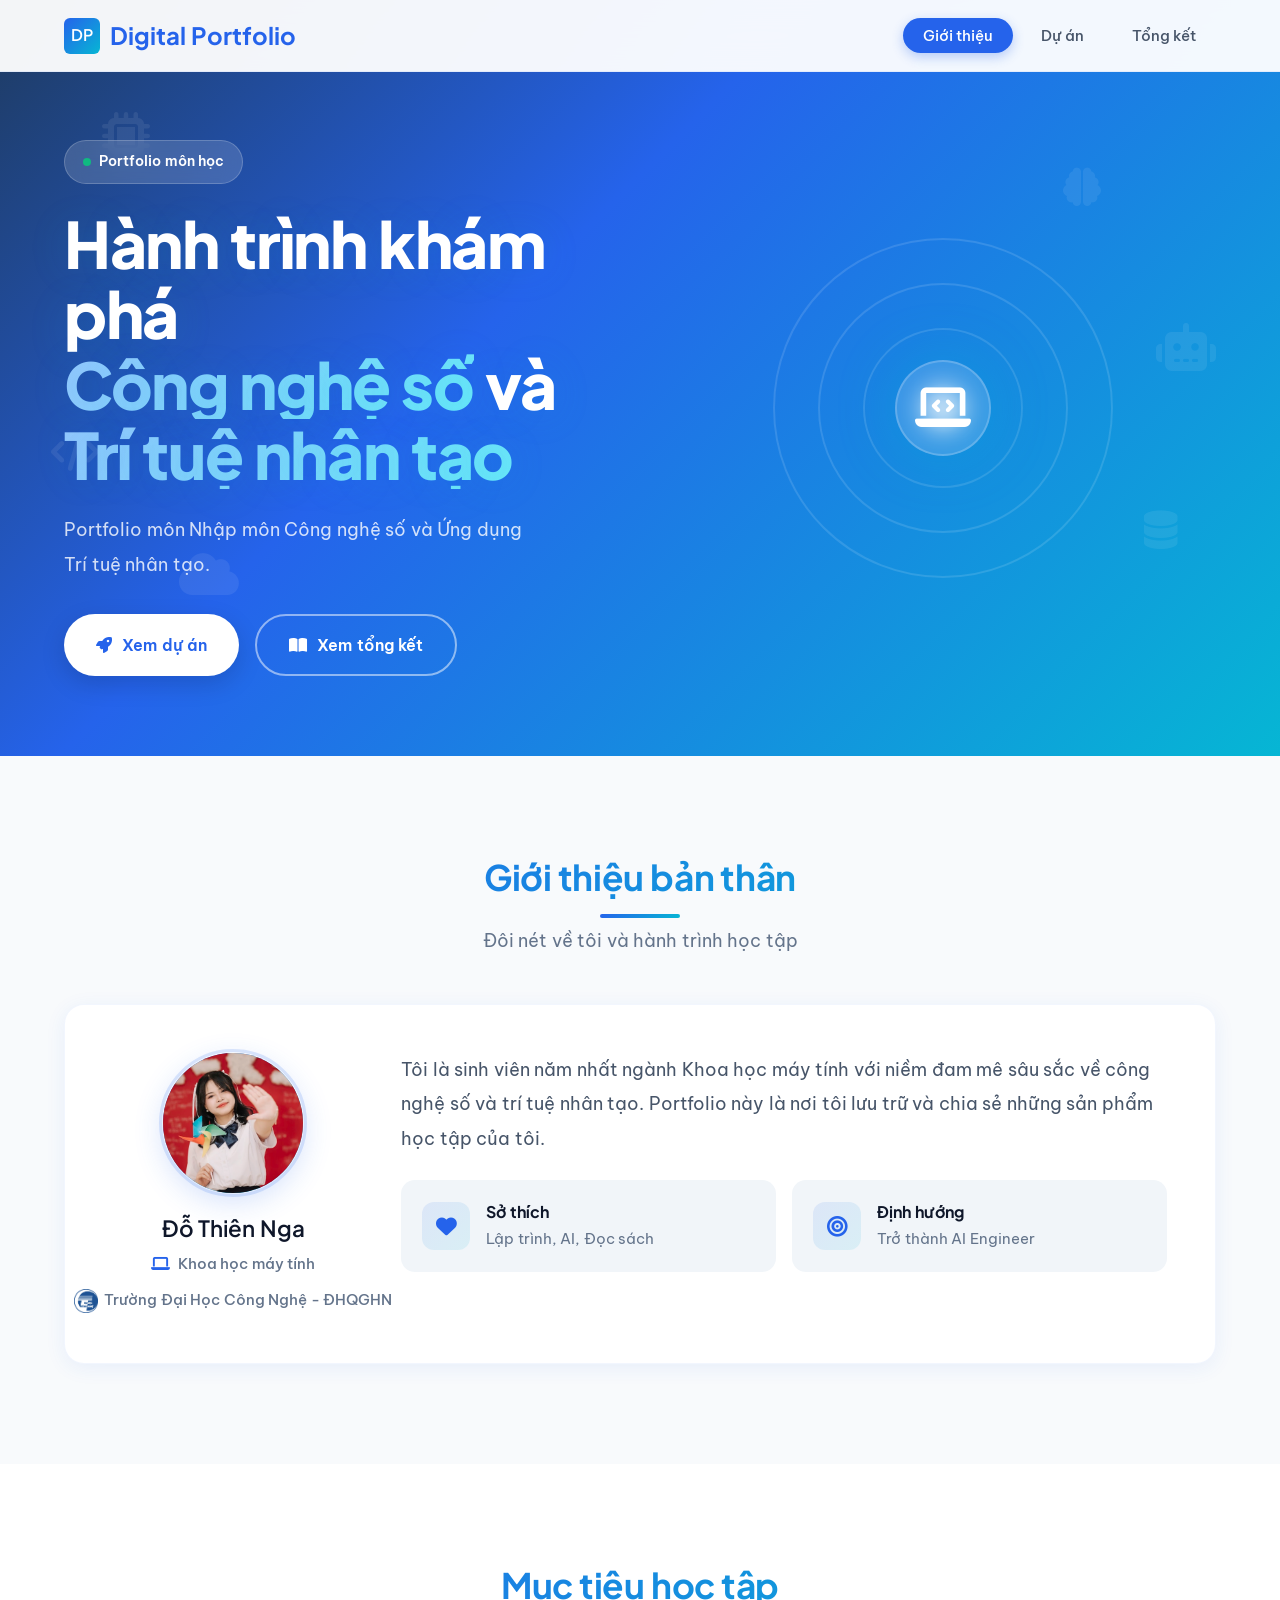
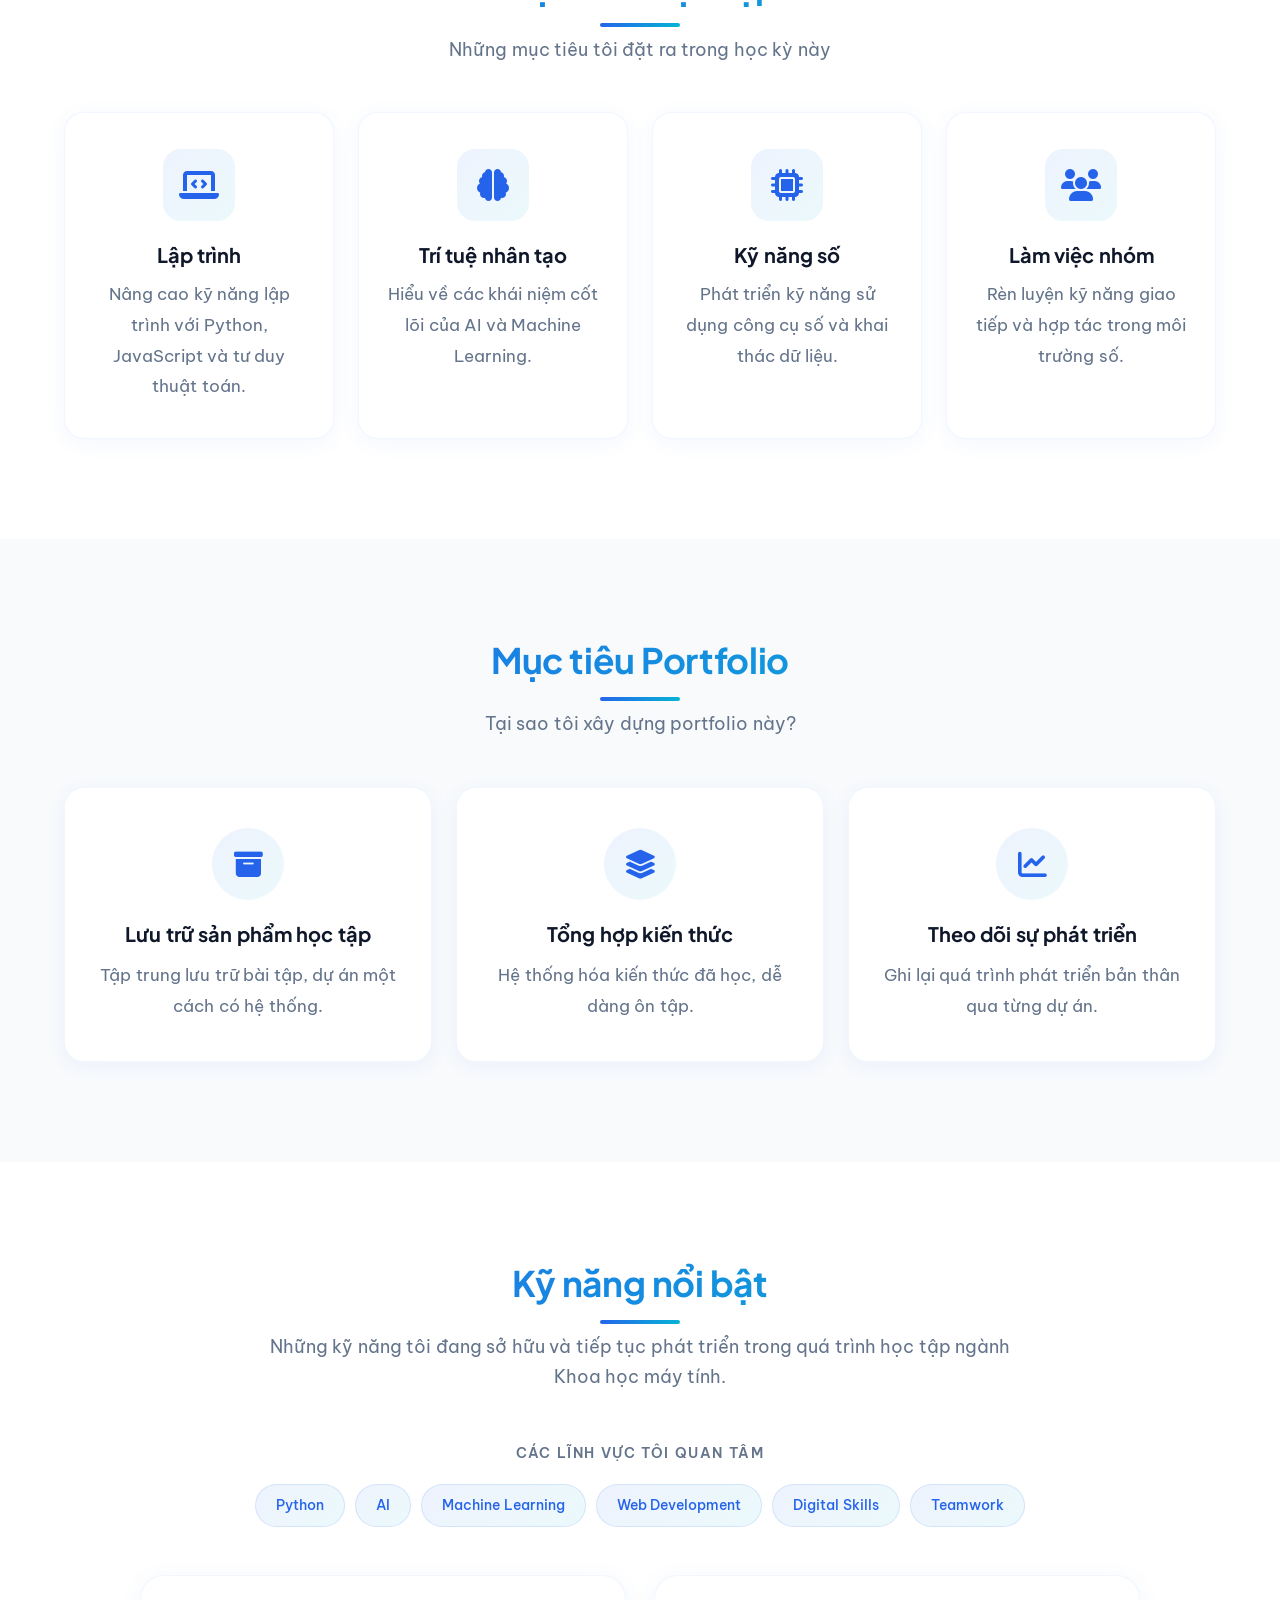
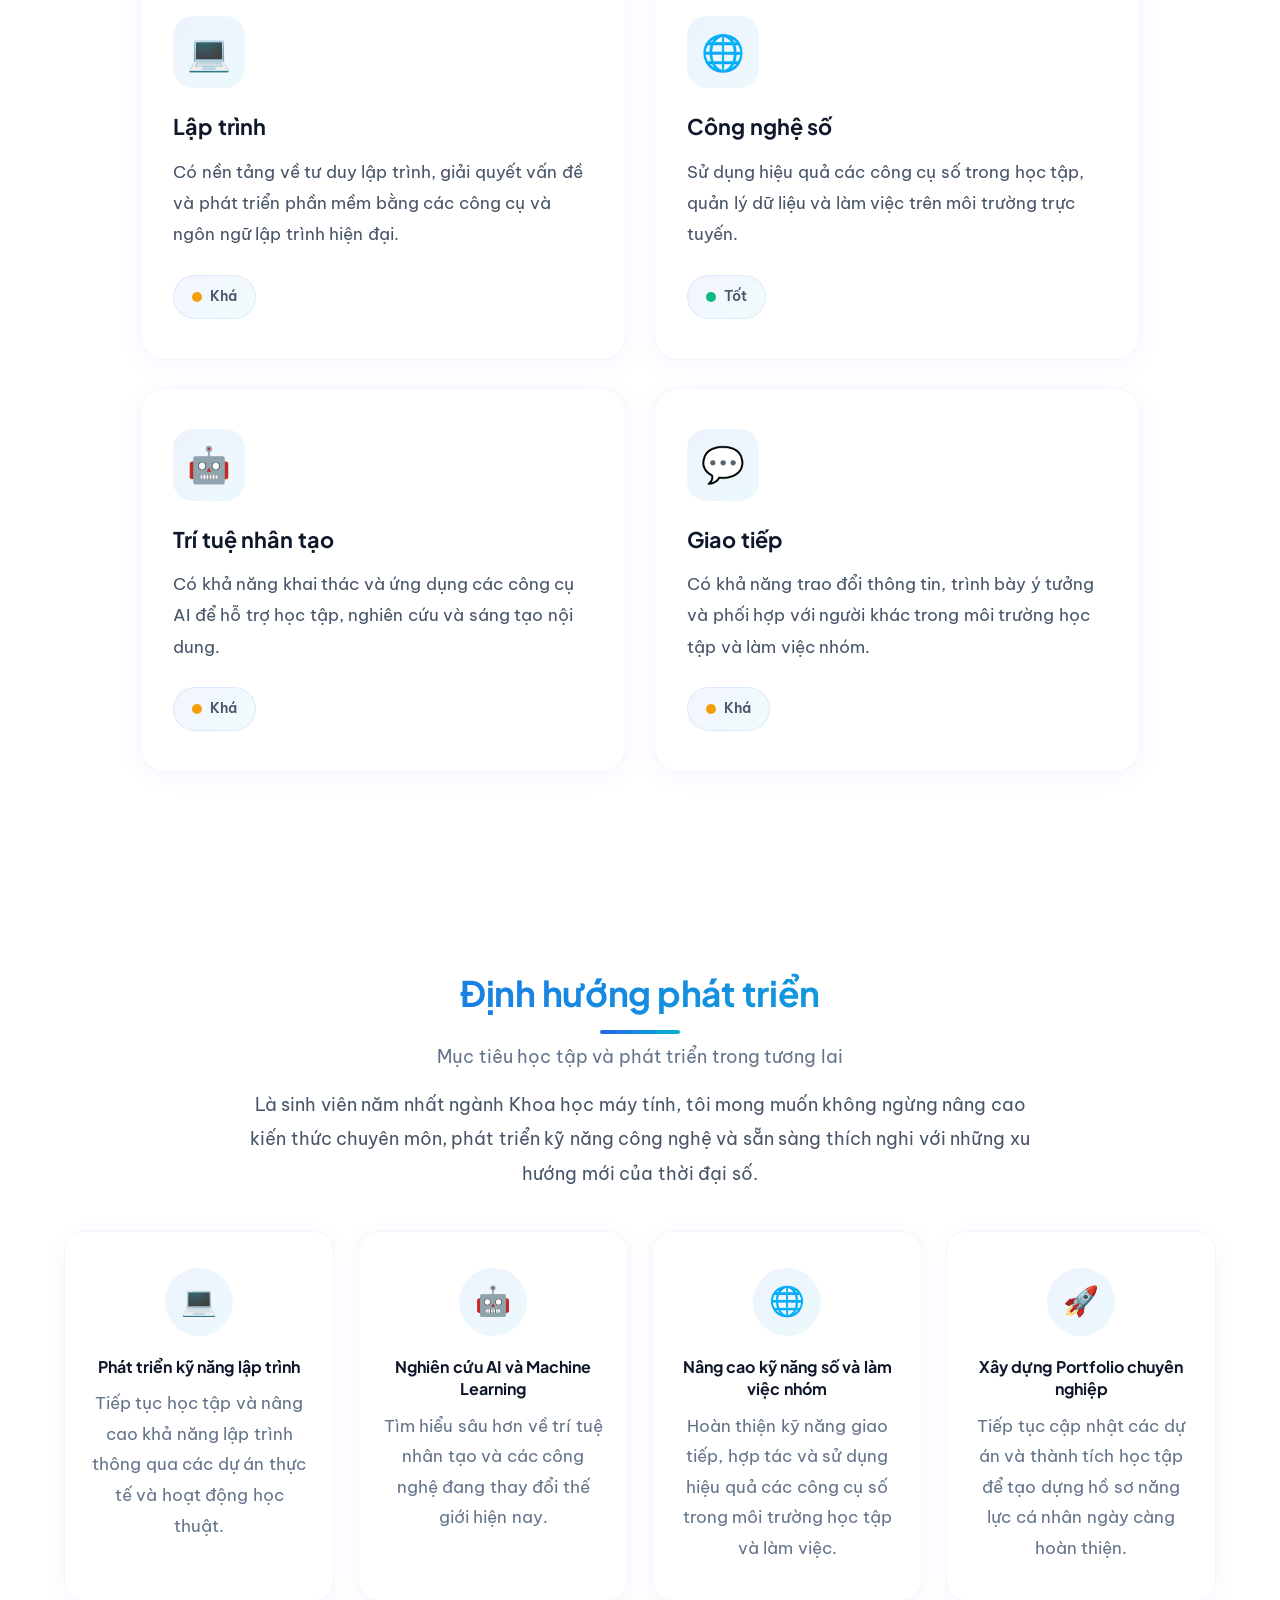
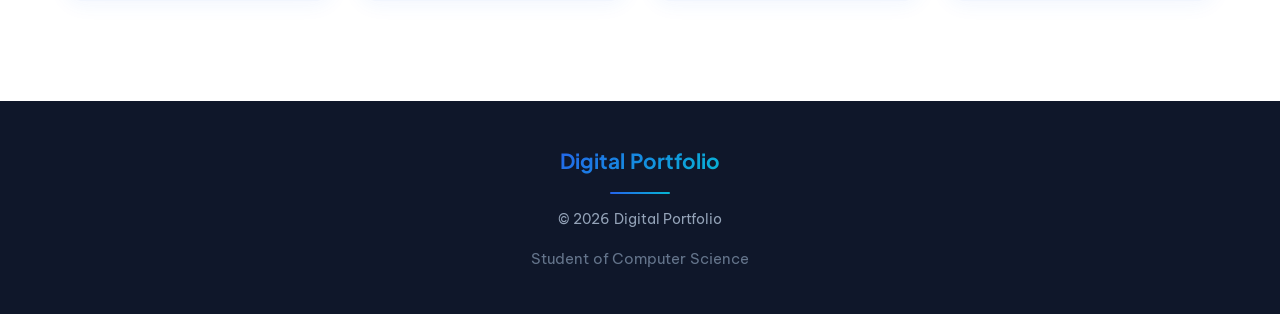
<file: index.html>
<!DOCTYPE html>
<html lang="vi">
<head>
  <meta charset="UTF-8">
  <meta name="viewport" content="width=device-width, initial-scale=1.0">
  <meta name="description" content="Digital Portfolio - Hành trình khám phá Công nghệ số và Trí tuệ nhân tạo">
  <title>Digital Portfolio | Giới thiệu</title>

  <!-- Google Fonts -->
  <link rel="preconnect" href="https://fonts.googleapis.com">
  <link rel="preconnect" href="https://fonts.gstatic.com" crossorigin>
  <link href="https://fonts.googleapis.com/css2?family=Be+Vietnam+Pro:wght@300;400;500;600;700&family=Plus+Jakarta+Sans:wght@400;500;600;700;800&display=swap" rel="stylesheet">

  <!-- Font Awesome 6 (Free) -->
  <link rel="stylesheet" href="https://cdnjs.cloudflare.com/ajax/libs/font-awesome/6.5.1/css/all.min.css">

  <!-- CSS -->
  <link rel="stylesheet" href="css/style.css">
</head>
<body>

  <!-- ==========================================================
       NAVBAR
       ========================================================== -->
  <nav class="navbar" role="navigation" aria-label="Main navigation">
    <div class="container">
      <a href="index.html" class="navbar-logo">
        <span class="logo-icon">DP</span>
        Digital Portfolio
      </a>

      <button class="mobile-toggle" aria-label="Toggle menu">
        <span></span>
        <span></span>
        <span></span>
      </button>

      <ul class="navbar-menu">
        <li><a href="index.html" class="active">Giới thiệu</a></li>
        <li><a href="projects.html">Dự án</a></li>
        <li><a href="reflection.html">Tổng kết</a></li>
      </ul>
    </div>
  </nav>

  <!-- ==========================================================
       SECTION 1: HERO BANNER
       ========================================================== -->
  <section class="hero-banner" id="home">
    <div class="hero-banner-bg">
      <!-- Floating background icons -->
      <div class="hero-bg-icon bg-icon-1"><i class="fa-solid fa-microchip"></i></div>
      <div class="hero-bg-icon bg-icon-2"><i class="fa-solid fa-brain"></i></div>
      <div class="hero-bg-icon bg-icon-3"><i class="fa-solid fa-cloud"></i></div>
      <div class="hero-bg-icon bg-icon-4"><i class="fa-solid fa-database"></i></div>
      <div class="hero-bg-icon bg-icon-5"><i class="fa-solid fa-code"></i></div>
      <div class="hero-bg-icon bg-icon-6"><i class="fa-solid fa-robot"></i></div>
    </div>
    <div class="container hero-banner-container">
      <div class="hero-banner-left">
        <div class="hero-badge">
          <span class="dot"></span>
          Portfolio môn học
        </div>
        <h1>
          Hành trình khám phá<br>
          <span class="highlight">Công nghệ số</span> và<br>
          <span class="highlight">Trí tuệ nhân tạo</span>
        </h1>
        <p class="hero-banner-desc">
          Portfolio môn Nhập môn Công nghệ số và Ứng dụng Trí tuệ nhân tạo.
        </p>
        <div class="hero-banner-buttons">
          <a href="projects.html" class="btn btn-primary">
            <i class="fa-solid fa-rocket"></i>
            Xem dự án
          </a>
          <a href="reflection.html" class="btn btn-outline">
            <i class="fa-solid fa-book-open"></i>
            Xem tổng kết
          </a>
        </div>
      </div>
      <div class="hero-banner-right">
        <div class="hero-illustration">
          <div class="hero-ill-circle hero-ill-circle-1"></div>
          <div class="hero-ill-circle hero-ill-circle-2"></div>
          <div class="hero-ill-circle hero-ill-circle-3"></div>
          <!-- Central icon stack -->
          <div class="hero-ill-central">
            <i class="fa-solid fa-laptop-code"></i>
          </div>
          <!-- Orbiting icons -->
          <div class="hero-ill-orbit orbit-1">
            <div class="orbit-icon"><i class="fa-solid fa-brain"></i></div>
          </div>
          <div class="hero-ill-orbit orbit-2">
            <div class="orbit-icon"><i class="fa-solid fa-cloud"></i></div>
          </div>
          <div class="hero-ill-orbit orbit-3">
            <div class="orbit-icon"><i class="fa-solid fa-database"></i></div>
          </div>
          <div class="hero-ill-orbit orbit-4">
            <div class="orbit-icon"><i class="fa-solid fa-code"></i></div>
          </div>
        </div>
      </div>
    </div>
  </section>

  <!-- ==========================================================
       SECTION 2: GIỚI THIỆU BẢN THÂN
       ========================================================== -->
  <section class="section" id="about">
    <div class="container">
      <h2 class="section-title">Giới thiệu bản thân</h2>
      <p class="section-subtitle">Đôi nét về tôi và hành trình học tập</p>

      <div class="about-card-modern reveal">
        <div class="about-left">
          <div class="about-avatar-circle">
            <img src="assets/images/avatar.png" alt="Đỗ Thiên Nga" class="about-avatar-img">
          </div>
          <h3 class="about-name">Đỗ Thiên Nga</h3>
          <p class="about-major">
            <i class="fa-solid fa-laptop"></i>
            Khoa học máy tính
          </p>
          <p class="about-school">
            <img src="assets/images/uet.png" alt="UET Logo" class="school-logo">
            Trường Đại Học Công Nghệ - ĐHQGHN
          </p>
        </div>
        <div class="about-right">
          <p class="about-bio">
            Tôi là sinh viên năm nhất ngành Khoa học máy tính với niềm đam mê 
            sâu sắc về công nghệ số và trí tuệ nhân tạo. Portfolio này là nơi 
            tôi lưu trữ và chia sẻ những sản phẩm học tập của tôi.
          </p>
          <div class="about-mini-cards">
            <div class="about-mini-card">
              <div class="amc-icon"><i class="fa-solid fa-heart"></i></div>
              <div class="amc-content">
                <h4>Sở thích</h4>
                <p>Lập trình, AI, Đọc sách</p>
              </div>
            </div>
            <div class="about-mini-card">
              <div class="amc-icon"><i class="fa-solid fa-bullseye"></i></div>
              <div class="amc-content">
                <h4>Định hướng</h4>
                <p>Trở thành AI Engineer</p>
              </div>
            </div>
          </div>
        </div>
      </div>
    </div>
  </section>

  <!-- ==========================================================
       SECTION 3: MỤC TIÊU HỌC TẬP
       ========================================================== -->
  <section class="section section-alt">
    <div class="container">
      <h2 class="section-title">Mục tiêu học tập</h2>
      <p class="section-subtitle">Những mục tiêu tôi đặt ra trong học kỳ này</p>

      <div class="goals-grid-modern">
        <div class="goal-card-modern reveal">
          <div class="gc-modern-icon">
            <i class="fa-solid fa-laptop-code"></i>
          </div>
          <h4>Lập trình</h4>
          <p>Nâng cao kỹ năng lập trình với Python, JavaScript và tư duy thuật toán.</p>
        </div>

        <div class="goal-card-modern reveal reveal-delay-1">
          <div class="gc-modern-icon">
            <i class="fa-solid fa-brain"></i>
          </div>
          <h4>Trí tuệ nhân tạo</h4>
          <p>Hiểu về các khái niệm cốt lõi của AI và Machine Learning.</p>
        </div>

        <div class="goal-card-modern reveal reveal-delay-2">
          <div class="gc-modern-icon">
            <i class="fa-solid fa-microchip"></i>
          </div>
          <h4>Kỹ năng số</h4>
          <p>Phát triển kỹ năng sử dụng công cụ số và khai thác dữ liệu.</p>
        </div>

        <div class="goal-card-modern reveal reveal-delay-3">
          <div class="gc-modern-icon">
            <i class="fa-solid fa-users"></i>
          </div>
          <h4>Làm việc nhóm</h4>
          <p>Rèn luyện kỹ năng giao tiếp và hợp tác trong môi trường số.</p>
        </div>
      </div>
    </div>
  </section>

  <!-- ==========================================================
       SECTION 4: MỤC TIÊU PORTFOLIO
       ========================================================== -->
  <section class="section">
    <div class="container">
      <h2 class="section-title">Mục tiêu Portfolio</h2>
      <p class="section-subtitle">Tại sao tôi xây dựng portfolio này?</p>

      <div class="objectives-grid-modern">
        <div class="objective-card-modern reveal">
          <div class="oc-modern-icon">
            <i class="fa-solid fa-box-archive"></i>
          </div>
          <h4>Lưu trữ sản phẩm học tập</h4>
          <p>Tập trung lưu trữ bài tập, dự án một cách có hệ thống.</p>
        </div>

        <div class="objective-card-modern reveal reveal-delay-1">
          <div class="oc-modern-icon">
            <i class="fa-solid fa-layer-group"></i>
          </div>
          <h4>Tổng hợp kiến thức</h4>
          <p>Hệ thống hóa kiến thức đã học, dễ dàng ôn tập.</p>
        </div>

        <div class="objective-card-modern reveal reveal-delay-2">
          <div class="oc-modern-icon">
            <i class="fa-solid fa-chart-line"></i>
          </div>
          <h4>Theo dõi sự phát triển</h4>
          <p>Ghi lại quá trình phát triển bản thân qua từng dự án.</p>
        </div>
      </div>
    </div>
  </section>

  <!-- ==========================================================
       SECTION 5: KỸ NĂNG NỔI BẬT
       ========================================================== -->
  <section class="section section-alt" id="skills">
    <div class="container">
      <h2 class="section-title">Kỹ năng nổi bật</h2>
      <p class="section-subtitle">Những kỹ năng tôi đang sở hữu và tiếp tục phát triển trong quá trình học tập ngành Khoa học máy tính.</p>

      <!-- Interests Badges -->
      <div class="skill-interests reveal">
        <span class="skill-interests-label">Các lĩnh vực tôi quan tâm</span>
        <div class="skill-interests-badges">
          <span class="interest-badge">Python</span>
          <span class="interest-badge">AI</span>
          <span class="interest-badge">Machine Learning</span>
          <span class="interest-badge">Web Development</span>
          <span class="interest-badge">Digital Skills</span>
          <span class="interest-badge">Teamwork</span>
        </div>
      </div>

      <!-- Skills Grid 2x2 -->
      <div class="featured-skills-grid">
        <!-- Card 1 -->
        <div class="featured-skill-card reveal">
          <div class="fsc-icon-wrapper">
            <span class="fsc-icon">💻</span>
          </div>
          <h3 class="fsc-title">Lập trình</h3>
          <p class="fsc-desc">Có nền tảng về tư duy lập trình, giải quyết vấn đề và phát triển phần mềm bằng các công cụ và ngôn ngữ lập trình hiện đại.</p>
          <div class="fsc-level">
            <span class="fsc-level-dot" style="background: #F59E0B;"></span>
            <span class="fsc-level-text">Khá</span>
          </div>
        </div>

        <!-- Card 2 -->
        <div class="featured-skill-card reveal reveal-delay-1">
          <div class="fsc-icon-wrapper">
            <span class="fsc-icon">🌐</span>
          </div>
          <h3 class="fsc-title">Công nghệ số</h3>
          <p class="fsc-desc">Sử dụng hiệu quả các công cụ số trong học tập, quản lý dữ liệu và làm việc trên môi trường trực tuyến.</p>
          <div class="fsc-level">
            <span class="fsc-level-dot" style="background: #10B981;"></span>
            <span class="fsc-level-text">Tốt</span>
          </div>
        </div>

        <!-- Card 3 -->
        <div class="featured-skill-card reveal reveal-delay-2">
          <div class="fsc-icon-wrapper">
            <span class="fsc-icon">🤖</span>
          </div>
          <h3 class="fsc-title">Trí tuệ nhân tạo</h3>
          <p class="fsc-desc">Có khả năng khai thác và ứng dụng các công cụ AI để hỗ trợ học tập, nghiên cứu và sáng tạo nội dung.</p>
          <div class="fsc-level">
            <span class="fsc-level-dot" style="background: #F59E0B;"></span>
            <span class="fsc-level-text">Khá</span>
          </div>
        </div>

        <!-- Card 4 -->
        <div class="featured-skill-card reveal reveal-delay-3">
          <div class="fsc-icon-wrapper">
            <span class="fsc-icon">💬</span>
          </div>
          <h3 class="fsc-title">Giao tiếp</h3>
          <p class="fsc-desc">Có khả năng trao đổi thông tin, trình bày ý tưởng và phối hợp với người khác trong môi trường học tập và làm việc nhóm.</p>
          <div class="fsc-level">
            <span class="fsc-level-dot" style="background: #F59E0B;"></span>
            <span class="fsc-level-text">Khá</span>
          </div>
        </div>
      </div>
    </div>
  </section>

  <!-- ==========================================================
       SECTION 6: ĐỊNH HƯỚNG PHÁT TRIỂN
       ========================================================== -->
  <section class="section section-alt">
    <div class="container">
      <h2 class="section-title">Định hướng phát triển</h2>
      <p class="section-subtitle">Mục tiêu học tập và phát triển trong tương lai</p>

      <p class="direction-intro">
        Là sinh viên năm nhất ngành Khoa học máy tính, tôi mong muốn không ngừng nâng cao
        kiến thức chuyên môn, phát triển kỹ năng công nghệ và sẵn sàng thích nghi với những
        xu hướng mới của thời đại số.
      </p>

      <div class="future-direction-grid">
        <!-- Card 1 -->
        <div class="future-direction-card reveal">
          <div class="fd-icon-wrapper">
            <span class="fd-icon">💻</span>
          </div>
          <h4>Phát triển kỹ năng lập trình</h4>
          <p>Tiếp tục học tập và nâng cao khả năng lập trình thông qua các dự án thực tế và hoạt động học thuật.</p>
        </div>

        <!-- Card 2 -->
        <div class="future-direction-card reveal reveal-delay-1">
          <div class="fd-icon-wrapper">
            <span class="fd-icon">🤖</span>
          </div>
          <h4>Nghiên cứu AI và Machine Learning</h4>
          <p>Tìm hiểu sâu hơn về trí tuệ nhân tạo và các công nghệ đang thay đổi thế giới hiện nay.</p>
        </div>

        <!-- Card 3 -->
        <div class="future-direction-card reveal reveal-delay-2">
          <div class="fd-icon-wrapper">
            <span class="fd-icon">🌐</span>
          </div>
          <h4>Nâng cao kỹ năng số và làm việc nhóm</h4>
          <p>Hoàn thiện kỹ năng giao tiếp, hợp tác và sử dụng hiệu quả các công cụ số trong môi trường học tập và làm việc.</p>
        </div>

        <!-- Card 4 -->
        <div class="future-direction-card reveal reveal-delay-3">
          <div class="fd-icon-wrapper">
            <span class="fd-icon">🚀</span>
          </div>
          <h4>Xây dựng Portfolio chuyên nghiệp</h4>
          <p>Tiếp tục cập nhật các dự án và thành tích học tập để tạo dựng hồ sơ năng lực cá nhân ngày càng hoàn thiện.</p>
        </div>
      </div>
    </div>
  </section>

  <!-- ==========================================================
       FOOTER
       ========================================================== -->
  <footer class="footer">
    <div class="container">
      <div class="footer-content">
        <div class="footer-logo">Digital Portfolio</div>
        <div class="footer-divider"></div>
        <p class="footer-text">© 2026 Digital Portfolio</p>
        <p class="footer-sub">Student of Computer Science</p>
      </div>
    </div>
  </footer>

  <!-- JavaScript -->
  <script src="js/main.js"></script>
</body>
</html>
</file>
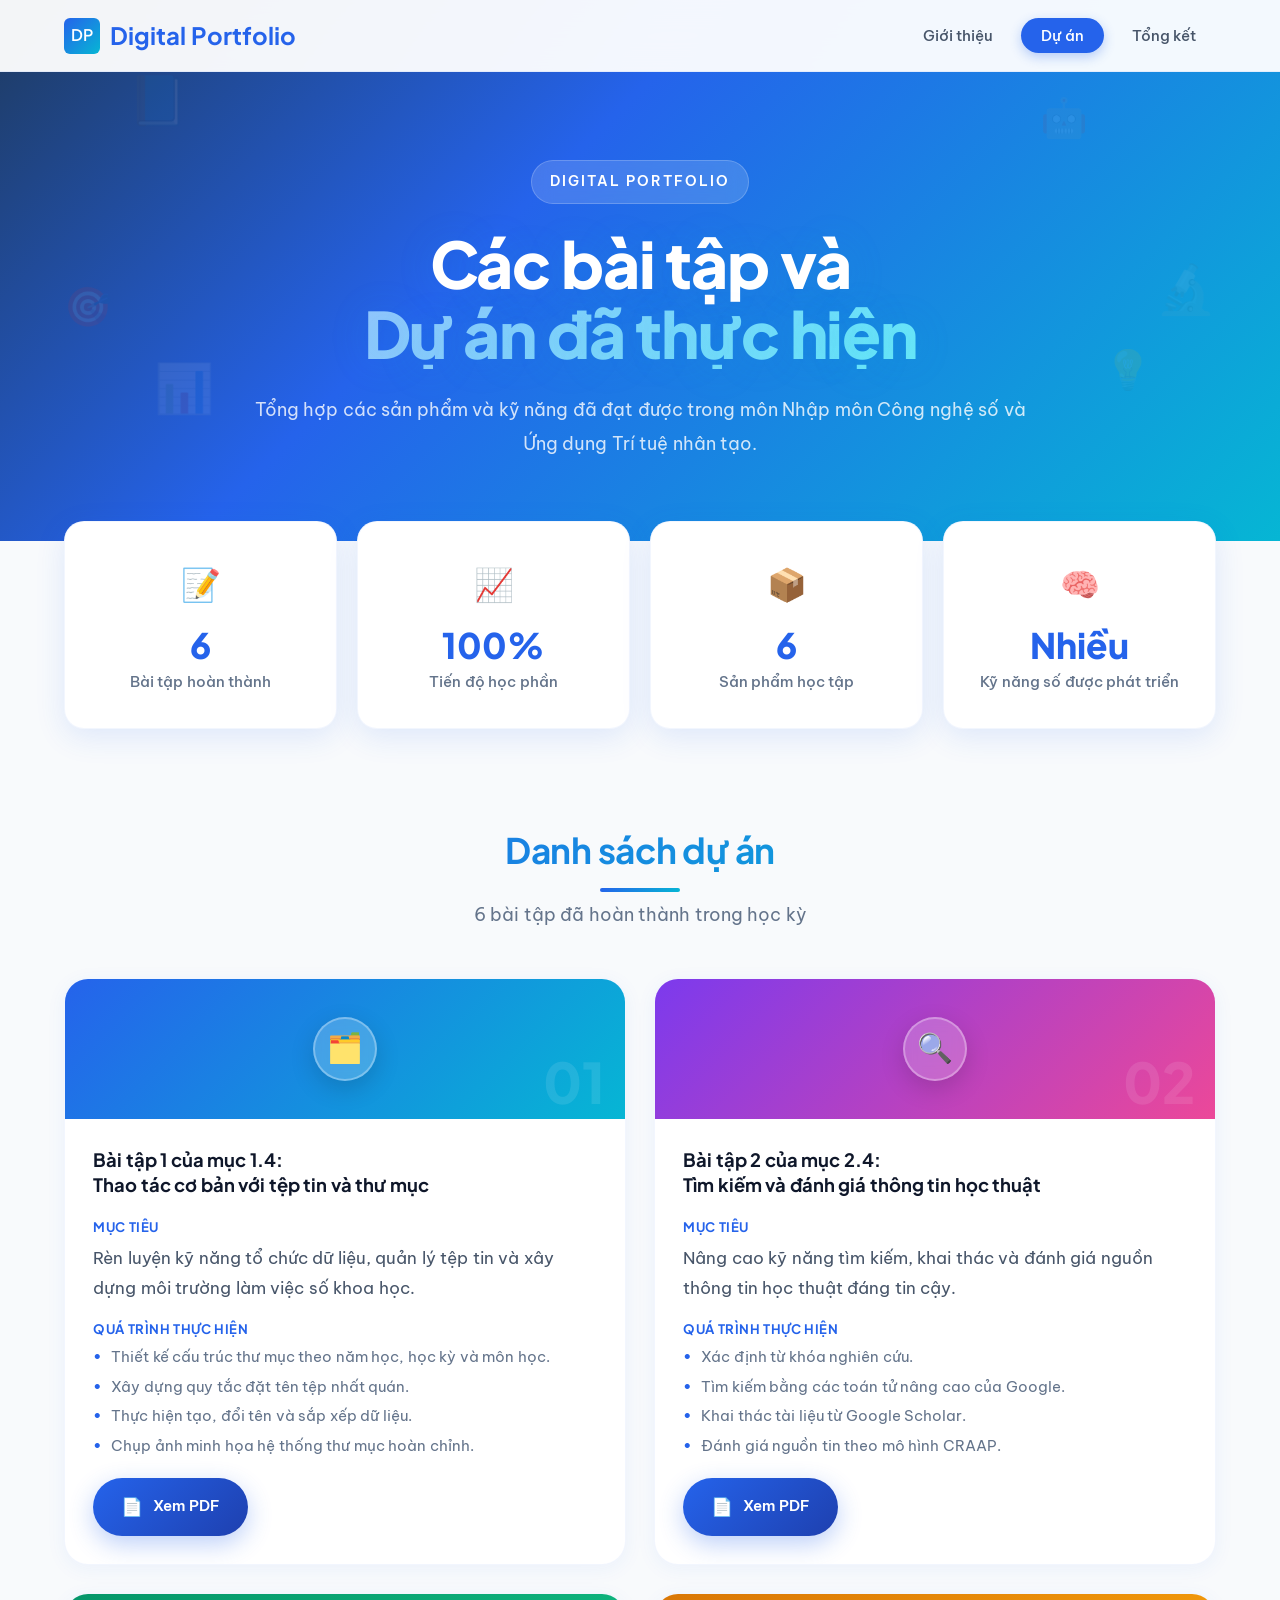
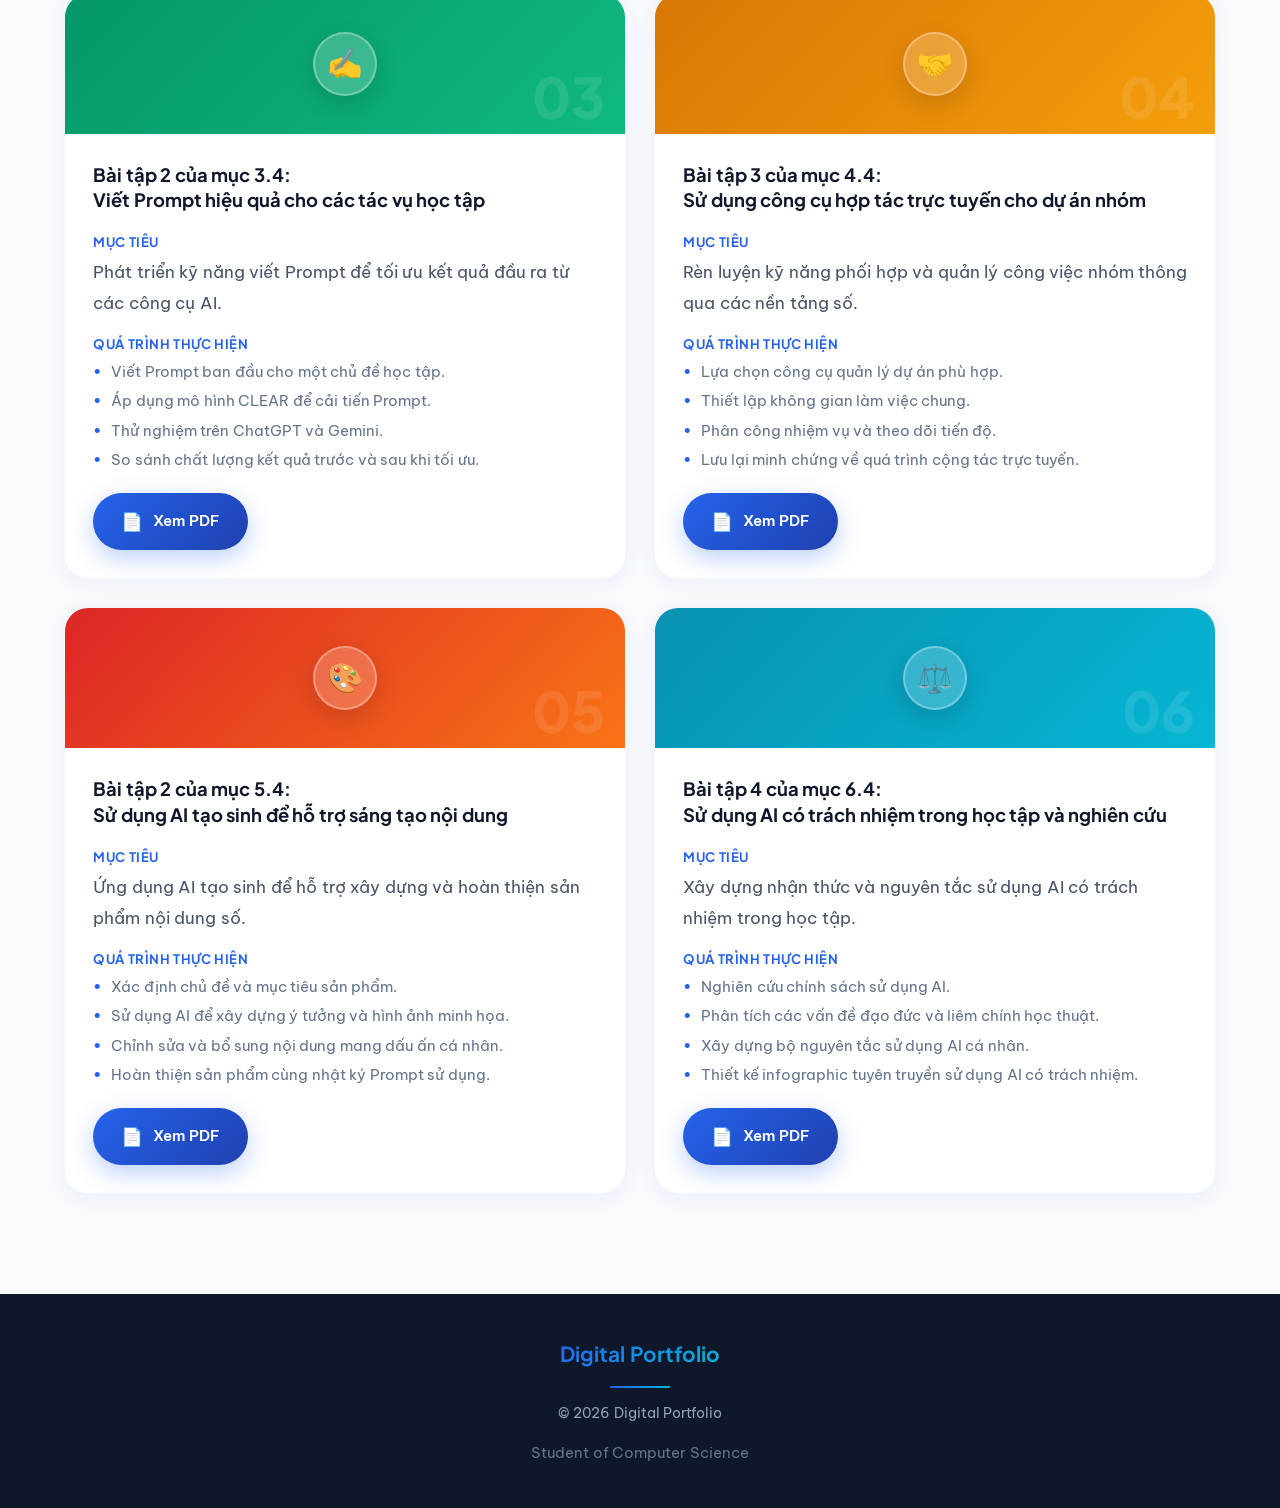
<file: projects.html>
<!DOCTYPE html>
<html lang="vi">
<head>
  <meta charset="UTF-8">
  <meta name="viewport" content="width=device-width, initial-scale=1.0">
  <meta name="description" content="Dự án học tập - Digital Portfolio">
  <title>Digital Portfolio | Dự án</title>

  <!-- Google Fonts -->
  <link rel="preconnect" href="https://fonts.googleapis.com">
  <link rel="preconnect" href="https://fonts.gstatic.com" crossorigin>
  <link href="https://fonts.googleapis.com/css2?family=Be+Vietnam+Pro:wght@300;400;500;600;700&family=Plus+Jakarta+Sans:wght@400;500;600;700;800&display=swap" rel="stylesheet">

  <!-- CSS -->
  <link rel="stylesheet" href="css/style.css">
</head>
<body>

  <!-- ==========================================================
       NAVBAR
       ========================================================== -->
  <nav class="navbar" role="navigation" aria-label="Main navigation">
    <div class="container">
      <a href="index.html" class="navbar-logo">
        <span class="logo-icon">DP</span>
        Digital Portfolio
      </a>

      <button class="mobile-toggle" aria-label="Toggle menu">
        <span></span>
        <span></span>
        <span></span>
      </button>

      <ul class="navbar-menu">
        <li><a href="index.html">Giới thiệu</a></li>
        <li><a href="projects.html" class="active">Dự án</a></li>
        <li><a href="reflection.html">Tổng kết</a></li>
      </ul>
    </div>
  </nav>

  <!-- ==========================================================
       HERO BANNER
       ========================================================== -->
  <section class="projects-hero">
    <div class="container">
      <div class="projects-hero-content">
        <span class="projects-hero-badge">DIGITAL PORTFOLIO</span>
        <h1>
          Các bài tập và<br>
          <span class="highlight">Dự án đã thực hiện</span>
        </h1>
        <p>
          Tổng hợp các sản phẩm và kỹ năng đã đạt được trong môn Nhập môn Công nghệ số và Ứng dụng Trí tuệ nhân tạo.
        </p>
      </div>
    </div>
    <div class="projects-hero-bg">
      <span class="ph-bg-icon ph-icon-1">📘</span>
      <span class="ph-bg-icon ph-icon-2">🤖</span>
      <span class="ph-bg-icon ph-icon-3">📊</span>
      <span class="ph-bg-icon ph-icon-4">💡</span>
      <span class="ph-bg-icon ph-icon-5">🎯</span>
      <span class="ph-bg-icon ph-icon-6">🔬</span>
    </div>
  </section>

  <!-- ==========================================================
       STATS DASHBOARD
       ========================================================== -->
  <section class="stats-dashboard">
    <div class="container">
      <div class="stats-grid-4">
        <div class="stat-card-4 reveal">
          <div class="stat-icon-4">📝</div>
          <div class="stat-number-4">6</div>
          <div class="stat-label-4">Bài tập hoàn thành</div>
        </div>
        <div class="stat-card-4 reveal reveal-delay-1">
          <div class="stat-icon-4">📈</div>
          <div class="stat-number-4">100%</div>
          <div class="stat-label-4">Tiến độ học phần</div>
        </div>
        <div class="stat-card-4 reveal reveal-delay-2">
          <div class="stat-icon-4">📦</div>
          <div class="stat-number-4">6</div>
          <div class="stat-label-4">Sản phẩm học tập</div>
        </div>
        <div class="stat-card-4 reveal reveal-delay-3">
          <div class="stat-icon-4">🧠</div>
          <div class="stat-number-4">Nhiều</div>
          <div class="stat-label-4">Kỹ năng số được phát triển</div>
        </div>
      </div>
    </div>
  </section>

  <!-- ==========================================================
       PROJECT LIST
       ========================================================== -->
  <section class="section">
    <div class="container">
      <h2 class="section-title">Danh sách dự án</h2>
      <p class="section-subtitle">6 bài tập đã hoàn thành trong học kỳ</p>

      <div class="project-grid-2">

        <!-- Bài 1 -->
        <div class="project-card-lg reveal">
          <div class="pclg-image">
            <div class="pclg-icon-wrapper">
              <span class="pclg-icon">🗂️</span>
            </div>
            <div class="pclg-number">01</div>
          </div>
          <div class="pclg-body">
            <h3 class="pclg-title">Bài tập 1 của mục 1.4:<br>Thao tác cơ bản với tệp tin và thư mục</h3>
            <div class="pclg-section">
              <h4 class="pclg-label">Mục tiêu</h4>
              <p class="pclg-text">Rèn luyện kỹ năng tổ chức dữ liệu, quản lý tệp tin và xây dựng môi trường làm việc số khoa học.</p>
            </div>
            <div class="pclg-section">
              <h4 class="pclg-label">Quá trình thực hiện</h4>
              <ul class="pclg-list">
                <li>Thiết kế cấu trúc thư mục theo năm học, học kỳ và môn học.</li>
                <li>Xây dựng quy tắc đặt tên tệp nhất quán.</li>
                <li>Thực hiện tạo, đổi tên và sắp xếp dữ liệu.</li>
                <li>Chụp ảnh minh họa hệ thống thư mục hoàn chỉnh.</li>
              </ul>
            </div>
            <a href="assets/pdf/bai1-may-tinh-va-thiet-bi-ngoai-vi.pdf" class="btn-pdf" target="_blank" rel="noopener noreferrer">
              <span class="btn-pdf-icon">📄</span>
              Xem PDF
            </a>
          </div>
        </div>

        <!-- Bài 2 -->
        <div class="project-card-lg reveal reveal-delay-1">
          <div class="pclg-image pclg-image-alt1">
            <div class="pclg-icon-wrapper">
              <span class="pclg-icon">🔍</span>
            </div>
            <div class="pclg-number">02</div>
          </div>
          <div class="pclg-body">
            <h3 class="pclg-title">Bài tập 2 của mục 2.4:<br>Tìm kiếm và đánh giá thông tin học thuật</h3>
            <div class="pclg-section">
              <h4 class="pclg-label">Mục tiêu</h4>
              <p class="pclg-text">Nâng cao kỹ năng tìm kiếm, khai thác và đánh giá nguồn thông tin học thuật đáng tin cậy.</p>
            </div>
            <div class="pclg-section">
              <h4 class="pclg-label">Quá trình thực hiện</h4>
              <ul class="pclg-list">
                <li>Xác định từ khóa nghiên cứu.</li>
                <li>Tìm kiếm bằng các toán tử nâng cao của Google.</li>
                <li>Khai thác tài liệu từ Google Scholar.</li>
                <li>Đánh giá nguồn tin theo mô hình CRAAP.</li>
              </ul>
            </div>
            <a href="assets/pdf/bai2-khai-thac-du-lieu-va-thong-tin.pdf" class="btn-pdf" target="_blank" rel="noopener noreferrer">
              <span class="btn-pdf-icon">📄</span>
              Xem PDF
            </a>
          </div>
        </div>

        <!-- Bài 3 -->
        <div class="project-card-lg reveal reveal-delay-2">
          <div class="pclg-image pclg-image-alt2">
            <div class="pclg-icon-wrapper">
              <span class="pclg-icon">✍️</span>
            </div>
            <div class="pclg-number">03</div>
          </div>
          <div class="pclg-body">
            <h3 class="pclg-title">Bài tập 2 của mục 3.4:<br>Viết Prompt hiệu quả cho các tác vụ học tập</h3>
            <div class="pclg-section">
              <h4 class="pclg-label">Mục tiêu</h4>
              <p class="pclg-text">Phát triển kỹ năng viết Prompt để tối ưu kết quả đầu ra từ các công cụ AI.</p>
            </div>
            <div class="pclg-section">
              <h4 class="pclg-label">Quá trình thực hiện</h4>
              <ul class="pclg-list">
                <li>Viết Prompt ban đầu cho một chủ đề học tập.</li>
                <li>Áp dụng mô hình CLEAR để cải tiến Prompt.</li>
                <li>Thử nghiệm trên ChatGPT và Gemini.</li>
                <li>So sánh chất lượng kết quả trước và sau khi tối ưu.</li>
              </ul>
            </div>
            <a href="assets/pdf/bai3-tong-quan-ve-tri-tue-nhan-tao.pdf" class="btn-pdf" target="_blank" rel="noopener noreferrer">
              <span class="btn-pdf-icon">📄</span>
              Xem PDF
            </a>
          </div>
        </div>

        <!-- Bài 4 -->
        <div class="project-card-lg reveal reveal-delay-3">
          <div class="pclg-image pclg-image-alt3">
            <div class="pclg-icon-wrapper">
              <span class="pclg-icon">🤝</span>
            </div>
            <div class="pclg-number">04</div>
          </div>
          <div class="pclg-body">
            <h3 class="pclg-title">Bài tập 3 của mục 4.4:<br>Sử dụng công cụ hợp tác trực tuyến cho dự án nhóm</h3>
            <div class="pclg-section">
              <h4 class="pclg-label">Mục tiêu</h4>
              <p class="pclg-text">Rèn luyện kỹ năng phối hợp và quản lý công việc nhóm thông qua các nền tảng số.</p>
            </div>
            <div class="pclg-section">
              <h4 class="pclg-label">Quá trình thực hiện</h4>
              <ul class="pclg-list">
                <li>Lựa chọn công cụ quản lý dự án phù hợp.</li>
                <li>Thiết lập không gian làm việc chung.</li>
                <li>Phân công nhiệm vụ và theo dõi tiến độ.</li>
                <li>Lưu lại minh chứng về quá trình cộng tác trực tuyến.</li>
              </ul>
            </div>
            <a href="assets/pdf/bai4-giao-tiep-va-hop-tac-trong-moi-truong-so.pdf" class="btn-pdf" target="_blank" rel="noopener noreferrer">
              <span class="btn-pdf-icon">📄</span>
              Xem PDF
            </a>
          </div>
        </div>

        <!-- Bài 5 -->
        <div class="project-card-lg reveal reveal-delay-4">
          <div class="pclg-image pclg-image-alt4">
            <div class="pclg-icon-wrapper">
              <span class="pclg-icon">🎨</span>
            </div>
            <div class="pclg-number">05</div>
          </div>
          <div class="pclg-body">
            <h3 class="pclg-title">Bài tập 2 của mục 5.4:<br>Sử dụng AI tạo sinh để hỗ trợ sáng tạo nội dung</h3>
            <div class="pclg-section">
              <h4 class="pclg-label">Mục tiêu</h4>
              <p class="pclg-text">Ứng dụng AI tạo sinh để hỗ trợ xây dựng và hoàn thiện sản phẩm nội dung số.</p>
            </div>
            <div class="pclg-section">
              <h4 class="pclg-label">Quá trình thực hiện</h4>
              <ul class="pclg-list">
                <li>Xác định chủ đề và mục tiêu sản phẩm.</li>
                <li>Sử dụng AI để xây dựng ý tưởng và hình ảnh minh họa.</li>
                <li>Chỉnh sửa và bổ sung nội dung mang dấu ấn cá nhân.</li>
                <li>Hoàn thiện sản phẩm cùng nhật ký Prompt sử dụng.</li>
              </ul>
            </div>
            <a href="assets/pdf/bai5-sang-tao-noi-dung-so.pdf" class="btn-pdf" target="_blank" rel="noopener noreferrer">
              <span class="btn-pdf-icon">📄</span>
              Xem PDF
            </a>
          </div>
        </div>

        <!-- Bài 6 -->
        <div class="project-card-lg reveal">
          <div class="pclg-image pclg-image-alt5">
            <div class="pclg-icon-wrapper">
              <span class="pclg-icon">⚖️</span>
            </div>
            <div class="pclg-number">06</div>
          </div>
          <div class="pclg-body">
            <h3 class="pclg-title">Bài tập 4 của mục 6.4:<br>Sử dụng AI có trách nhiệm trong học tập và nghiên cứu</h3>
            <div class="pclg-section">
              <h4 class="pclg-label">Mục tiêu</h4>
              <p class="pclg-text">Xây dựng nhận thức và nguyên tắc sử dụng AI có trách nhiệm trong học tập.</p>
            </div>
            <div class="pclg-section">
              <h4 class="pclg-label">Quá trình thực hiện</h4>
              <ul class="pclg-list">
                <li>Nghiên cứu chính sách sử dụng AI.</li>
                <li>Phân tích các vấn đề đạo đức và liêm chính học thuật.</li>
                <li>Xây dựng bộ nguyên tắc sử dụng AI cá nhân.</li>
                <li>Thiết kế infographic tuyên truyền sử dụng AI có trách nhiệm.</li>
              </ul>
            </div>
            <a href="assets/pdf/bai6-an-toan-va-liem-chinh-hoc-thuat.pdf" class="btn-pdf" target="_blank" rel="noopener noreferrer">
              <span class="btn-pdf-icon">📄</span>
              Xem PDF
            </a>
          </div>
        </div>

      </div>
    </div>
  </section>

  <!-- ==========================================================
       FOOTER
       ========================================================== -->
  <footer class="footer">
    <div class="container">
      <div class="footer-content">
        <div class="footer-logo">Digital Portfolio</div>
        <div class="footer-divider"></div>
        <p class="footer-text">© 2026 Digital Portfolio</p>
        <p class="footer-sub">Student of Computer Science</p>
      </div>
    </div>
  </footer>

  <!-- JavaScript -->
  <script src="js/main.js"></script>
</body>
</html>
</file>
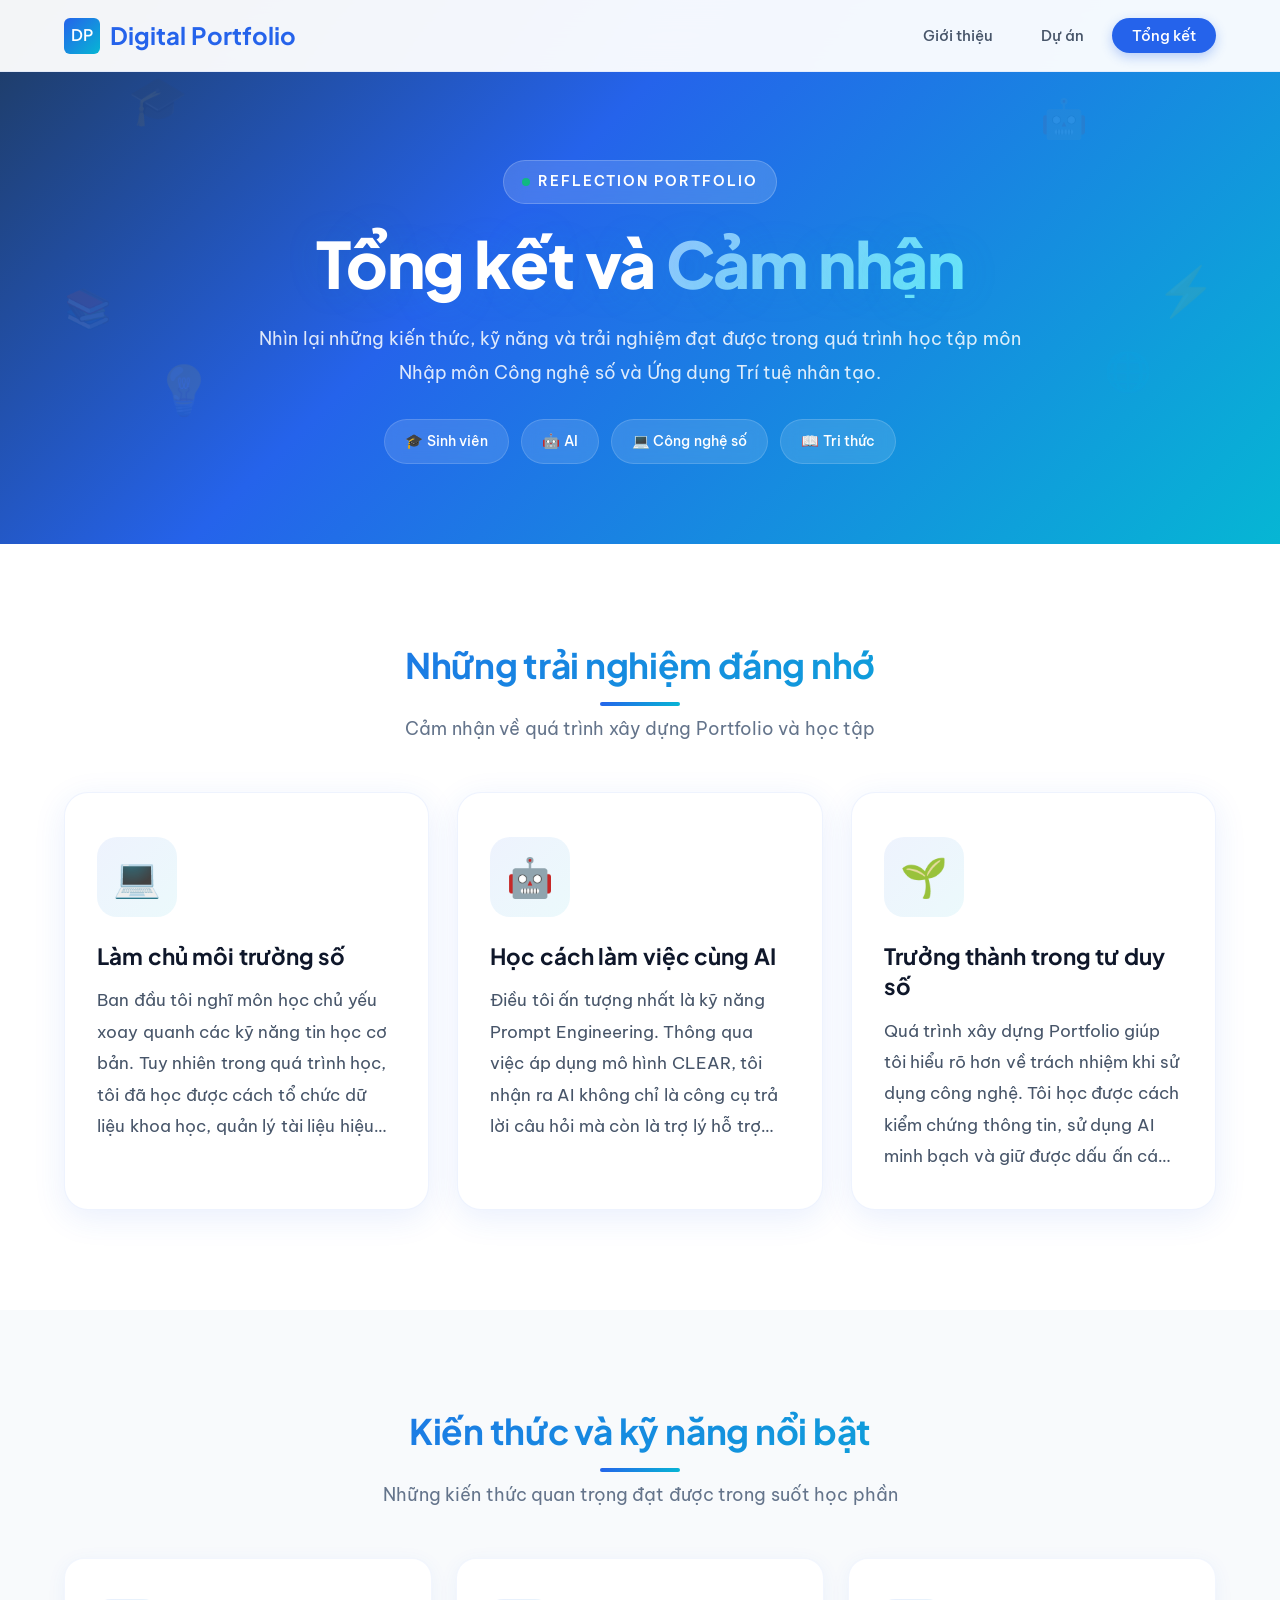
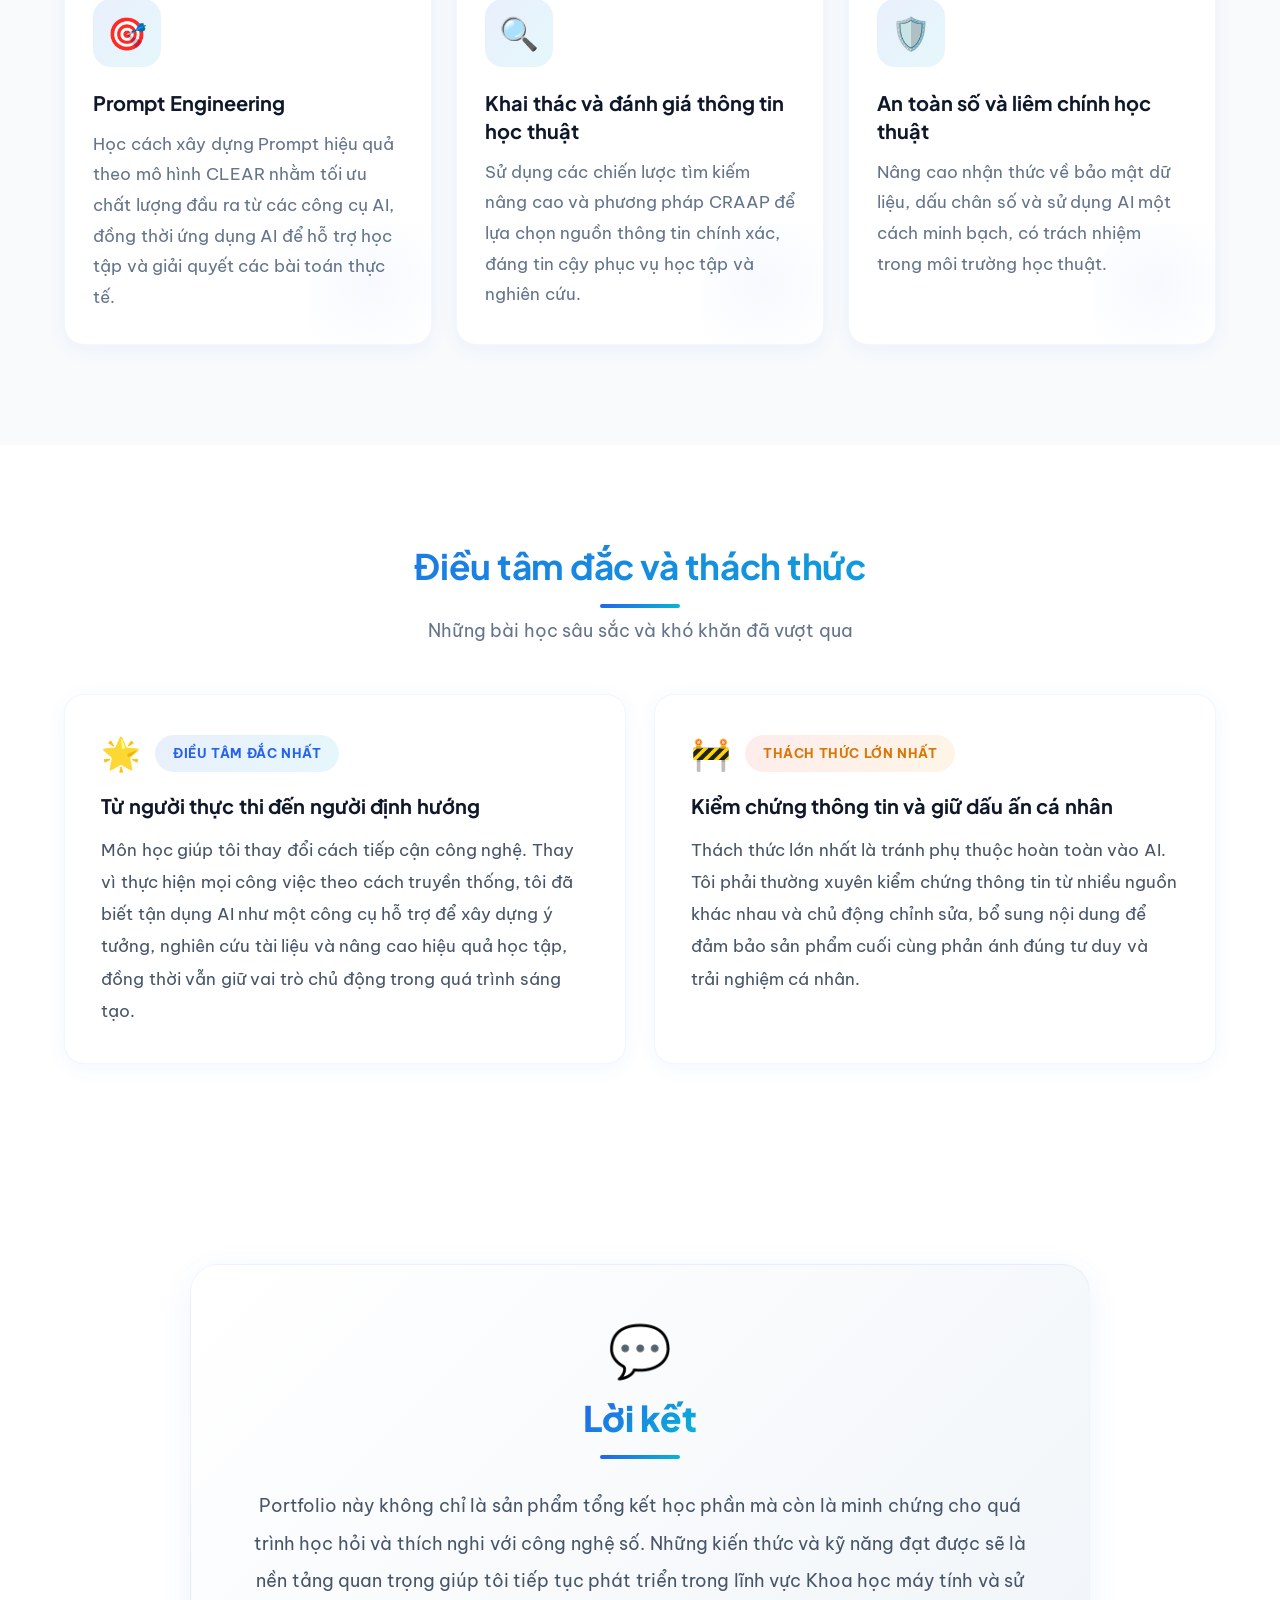
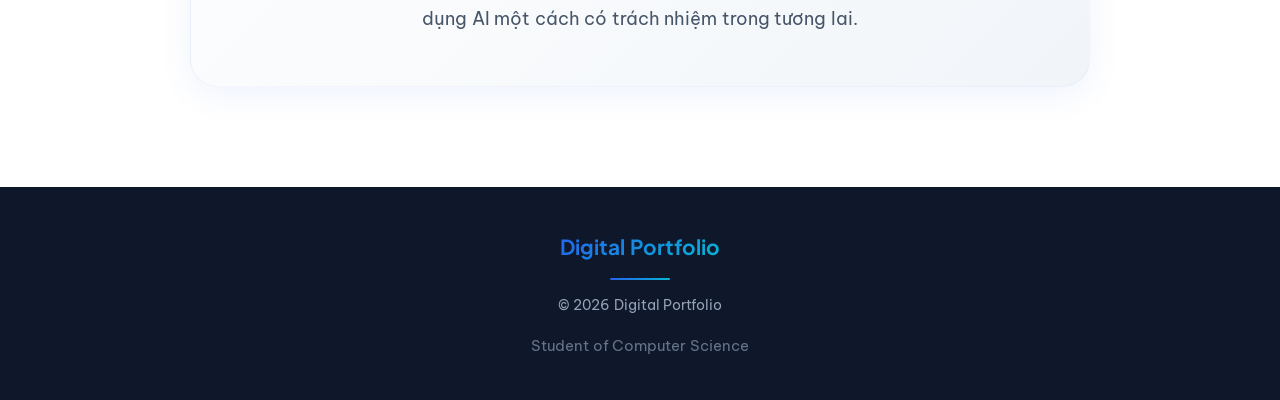
<file: reflection.html>
<!DOCTYPE html>
<html lang="vi">
<head>
  <meta charset="UTF-8">
  <meta name="viewport" content="width=device-width, initial-scale=1.0">
  <meta name="description" content="Tổng kết - Digital Portfolio">
  <title>Digital Portfolio | Tổng kết</title>

  <!-- Google Fonts -->
  <link rel="preconnect" href="https://fonts.googleapis.com">
  <link rel="preconnect" href="https://fonts.gstatic.com" crossorigin>
  <link href="https://fonts.googleapis.com/css2?family=Be+Vietnam+Pro:wght@300;400;500;600;700&family=Plus+Jakarta+Sans:wght@400;500;600;700;800&display=swap" rel="stylesheet">

  <!-- CSS -->
  <link rel="stylesheet" href="css/style.css">
</head>
<body>

  <!-- ==========================================================
       NAVBAR
       ========================================================== -->
  <nav class="navbar" role="navigation" aria-label="Main navigation">
    <div class="container">
      <a href="index.html" class="navbar-logo">
        <span class="logo-icon">DP</span>
        Digital Portfolio
      </a>

      <button class="mobile-toggle" aria-label="Toggle menu">
        <span></span>
        <span></span>
        <span></span>
      </button>

      <ul class="navbar-menu">
        <li><a href="index.html">Giới thiệu</a></li>
        <li><a href="projects.html">Dự án</a></li>
        <li><a href="reflection.html" class="active">Tổng kết</a></li>
      </ul>
    </div>
  </nav>

  <!-- ==========================================================
       HERO SECTION
       ========================================================== -->
  <section class="reflection-hero">
    <div class="reflection-hero-bg">
      <span class="rh-bg-icon rh-icon-1">🎓</span>
      <span class="rh-bg-icon rh-icon-2">🤖</span>
      <span class="rh-bg-icon rh-icon-3">💡</span>
      <span class="rh-bg-icon rh-icon-4">🌐</span>
      <span class="rh-bg-icon rh-icon-5">📚</span>
      <span class="rh-bg-icon rh-icon-6">⚡</span>
    </div>
    <div class="container">
      <div class="reflection-hero-content">
        <div class="rh-badge">
          <span class="dot"></span>
          REFLECTION PORTFOLIO
        </div>
        <h1>Tổng kết và <span class="highlight">Cảm nhận</span></h1>
        <p>
          Nhìn lại những kiến thức, kỹ năng và trải nghiệm đạt được trong quá trình học tập
          môn Nhập môn Công nghệ số và Ứng dụng Trí tuệ nhân tạo.
        </p>
        <div class="rh-tags">
          <span class="rh-tag">🎓 Sinh viên</span>
          <span class="rh-tag">🤖 AI</span>
          <span class="rh-tag">💻 Công nghệ số</span>
          <span class="rh-tag">📖 Tri thức</span>
        </div>
      </div>
    </div>
  </section>

  <!-- ==========================================================
       SECTION 1: CẢM NHẬN CÁ NHÂN - Experiences (3 cards)
       ========================================================== -->
  <section class="section section-alt">
    <div class="container">
      <h2 class="section-title">Những trải nghiệm đáng nhớ</h2>
      <p class="section-subtitle">Cảm nhận về quá trình xây dựng Portfolio và học tập</p>

      <div class="experience-grid">
        <!-- Card 1 -->
        <div class="experience-card reveal">
          <div class="exp-icon-wrapper">
            <span class="exp-icon">💻</span>
          </div>
          <h3>Làm chủ môi trường số</h3>
          <p>Ban đầu tôi nghĩ môn học chủ yếu xoay quanh các kỹ năng tin học cơ bản. Tuy nhiên trong quá trình học, tôi đã học được cách tổ chức dữ liệu khoa học, quản lý tài liệu hiệu quả và xây dựng thói quen làm việc số chuyên nghiệp hơn.</p>
        </div>

        <!-- Card 2 -->
        <div class="experience-card reveal reveal-delay-1">
          <div class="exp-icon-wrapper">
            <span class="exp-icon">🤖</span>
          </div>
          <h3>Học cách làm việc cùng AI</h3>
          <p>Điều tôi ấn tượng nhất là kỹ năng Prompt Engineering. Thông qua việc áp dụng mô hình CLEAR, tôi nhận ra AI không chỉ là công cụ trả lời câu hỏi mà còn là trợ lý hỗ trợ học tập và giải quyết vấn đề khi được hướng dẫn đúng cách.</p>
        </div>

        <!-- Card 3 -->
        <div class="experience-card reveal reveal-delay-2">
          <div class="exp-icon-wrapper">
            <span class="exp-icon">🌱</span>
          </div>
          <h3>Trưởng thành trong tư duy số</h3>
          <p>Quá trình xây dựng Portfolio giúp tôi hiểu rõ hơn về trách nhiệm khi sử dụng công nghệ. Tôi học được cách kiểm chứng thông tin, sử dụng AI minh bạch và giữ được dấu ấn cá nhân trong sản phẩm học tập.</p>
        </div>
      </div>
    </div>
  </section>

  <!-- ==========================================================
       SECTION 2: KIẾN THỨC VÀ KỸ NĂNG NỔI BẬT (3 cards)
       ========================================================== -->
  <section class="section">
    <div class="container">
      <h2 class="section-title">Kiến thức và kỹ năng nổi bật</h2>
      <p class="section-subtitle">Những kiến thức quan trọng đạt được trong suốt học phần</p>

      <div class="skills-spotlight-grid">
        <!-- Card 1 -->
        <div class="skills-spotlight-card reveal">
          <div class="ss-icon-wrapper">
            <span class="ss-icon">🎯</span>
          </div>
          <h4>Prompt Engineering</h4>
          <p>Học cách xây dựng Prompt hiệu quả theo mô hình CLEAR nhằm tối ưu chất lượng đầu ra từ các công cụ AI, đồng thời ứng dụng AI để hỗ trợ học tập và giải quyết các bài toán thực tế.</p>
        </div>

        <!-- Card 2 -->
        <div class="skills-spotlight-card reveal reveal-delay-1">
          <div class="ss-icon-wrapper">
            <span class="ss-icon">🔍</span>
          </div>
          <h4>Khai thác và đánh giá thông tin học thuật</h4>
          <p>Sử dụng các chiến lược tìm kiếm nâng cao và phương pháp CRAAP để lựa chọn nguồn thông tin chính xác, đáng tin cậy phục vụ học tập và nghiên cứu.</p>
        </div>

        <!-- Card 3 -->
        <div class="skills-spotlight-card reveal reveal-delay-2">
          <div class="ss-icon-wrapper">
            <span class="ss-icon">🛡️</span>
          </div>
          <h4>An toàn số và liêm chính học thuật</h4>
          <p>Nâng cao nhận thức về bảo mật dữ liệu, dấu chân số và sử dụng AI một cách minh bạch, có trách nhiệm trong môi trường học thuật.</p>
        </div>
      </div>
    </div>
  </section>

  <!-- ==========================================================
       SECTION 3: ĐIỀU TÂM ĐẮC VÀ THÁCH THỨC (2 columns)
       ========================================================== -->
  <section class="section section-alt">
    <div class="container">
      <h2 class="section-title">Điều tâm đắc và thách thức</h2>
      <p class="section-subtitle">Những bài học sâu sắc và khó khăn đã vượt qua</p>

      <div class="dual-column-layout">
        <!-- Left column: Tâm đắc -->
        <div class="dual-column-card reveal">
          <div class="dual-card-header">
            <span class="dual-card-icon">🌟</span>
            <span class="dual-card-badge">Điều tâm đắc nhất</span>
          </div>
          <h4>Từ người thực thi đến người định hướng</h4>
          <p>Môn học giúp tôi thay đổi cách tiếp cận công nghệ. Thay vì thực hiện mọi công việc theo cách truyền thống, tôi đã biết tận dụng AI như một công cụ hỗ trợ để xây dựng ý tưởng, nghiên cứu tài liệu và nâng cao hiệu quả học tập, đồng thời vẫn giữ vai trò chủ động trong quá trình sáng tạo.</p>
        </div>

        <!-- Right column: Thách thức -->
        <div class="dual-column-card reveal reveal-delay-1">
          <div class="dual-card-header">
            <span class="dual-card-icon">🚧</span>
            <span class="dual-card-badge dual-card-badge-alt">Thách thức lớn nhất</span>
          </div>
          <h4>Kiểm chứng thông tin và giữ dấu ấn cá nhân</h4>
          <p>Thách thức lớn nhất là tránh phụ thuộc hoàn toàn vào AI. Tôi phải thường xuyên kiểm chứng thông tin từ nhiều nguồn khác nhau và chủ động chỉnh sửa, bổ sung nội dung để đảm bảo sản phẩm cuối cùng phản ánh đúng tư duy và trải nghiệm cá nhân.</p>
        </div>
      </div>
    </div>
  </section>

  <!-- ==========================================================
       SECTION 4: LỜI KẾT
       ========================================================== -->
  <section class="section section-alt">
    <div class="container">
      <div class="conclusion-card reveal">
        <div class="conclusion-icon">💬</div>
        <h2>Lời kết</h2>
        <div class="conclusion-divider"></div>
        <p>
          Portfolio này không chỉ là sản phẩm tổng kết học phần mà còn là minh chứng cho quá trình học hỏi
          và thích nghi với công nghệ số. Những kiến thức và kỹ năng đạt được sẽ là nền tảng quan trọng
          giúp tôi tiếp tục phát triển trong lĩnh vực Khoa học máy tính và sử dụng AI một cách có trách
          nhiệm trong tương lai.
        </p>
      </div>
    </div>
  </section>

  <!-- ==========================================================
       FOOTER
       ========================================================== -->
  <footer class="footer">
    <div class="container">
      <div class="footer-content">
        <div class="footer-logo">Digital Portfolio</div>
        <div class="footer-divider"></div>
        <p class="footer-text">© 2026 Digital Portfolio</p>
        <p class="footer-sub">Student of Computer Science</p>
      </div>
    </div>
  </footer>

  <!-- JavaScript -->
  <script src="js/main.js"></script>
</body>
</html>
</file>
<file: css/style.css>
/* ============================================================
   DIGITAL PORTFOLIO - CSS Stylesheet
   Student Portfolio for "Nhập môn Công nghệ số và Ứng dụng AI"
   Typography System: Plus Jakarta Sans (Headings) + Be Vietnam Pro (Body)
   ============================================================ */

/* ----- CSS Custom Properties / Variables ----- */
:root {
  --color-primary: #2563EB;
  --color-secondary: #1E40AF;
  --color-accent: #06B6D4;
  --color-background: #F8FAFC;
  --color-text: #0F172A;
  --color-white: #FFFFFF;
  --color-gray-50: #F1F5F9;
  --color-gray-100: #E2E8F0;
  --color-gray-200: #CBD5E1;
  --color-gray-300: #94A3B8;
  --color-gray-400: #64748B;
  --color-gray-500: #475569;
  --color-success: #10B981;
  --color-warning: #F59E0B;
  --color-danger: #EF4444;

  --font-heading: 'Plus Jakarta Sans', sans-serif;
  --font-body: 'Be Vietnam Pro', sans-serif;

  --shadow-sm: 0 1px 2px rgba(0, 0, 0, 0.05);
  --shadow-md: 0 4px 6px -1px rgba(0, 0, 0, 0.1), 0 2px 4px -2px rgba(0, 0, 0, 0.1);
  --shadow-lg: 0 10px 15px -3px rgba(0, 0, 0, 0.1), 0 4px 6px -4px rgba(0, 0, 0, 0.1);
  --shadow-xl: 0 20px 25px -5px rgba(0, 0, 0, 0.1), 0 8px 10px -6px rgba(0, 0, 0, 0.1);
  --shadow-card: 0 4px 20px rgba(37, 99, 235, 0.08);

  --radius-sm: 6px;
  --radius-md: 10px;
  --radius-lg: 16px;
  --radius-xl: 24px;
  --radius-full: 9999px;

  --transition: all 0.3s cubic-bezier(0.4, 0, 0.2, 1);
  --transition-slow: all 0.5s cubic-bezier(0.4, 0, 0.2, 1);

  --max-width: 1200px;
  --navbar-height: 72px;
}

/* ----- CSS Reset ----- */
*,
*::before,
*::after {
  margin: 0;
  padding: 0;
  box-sizing: border-box;
}

html {
  scroll-behavior: smooth;
  font-size: 16px;
}

body {
  font-family: var(--font-body);
  color: var(--color-text);
  background-color: var(--color-background);
  line-height: 1.9;
  font-size: 18px;
  font-weight: 400;
  color: #334155;
  letter-spacing: 0;
  word-spacing: 0.5px;
  overflow-x: hidden;
  -webkit-font-smoothing: antialiased;
  -moz-osx-font-smoothing: grayscale;
  text-rendering: optimizeLegibility;
}

img {
  max-width: 100%;
  height: auto;
  display: block;
}

a {
  text-decoration: none;
  color: inherit;
  transition: var(--transition);
}

ul {
  list-style: none;
}

/* ============================================================
   TYPOGRAPHY SYSTEM
   ============================================================ */

/* ----- Headings ----- */
h1, h2, h3, h4, h5, h6 {
  font-family: var(--font-heading);
  font-weight: 700;
  line-height: 1.3;
  color: var(--color-text);
}

/* H1 - Hero / Page Title */
h1, .h1 {
  font-size: clamp(2.8rem, 5vw, 4.5rem);
  font-weight: 800;
  line-height: 1.1;
  letter-spacing: -0.02em;
}

/* H2 - Section Title */
h2, .h2 {
  font-size: 2.2rem;
  font-weight: 700;
  line-height: 1.2;
  letter-spacing: -0.01em;
}

/* H3 - Card Title / Subsection */
h3, .h3 {
  font-size: 1.4rem;
  font-weight: 600;
  line-height: 1.35;
}

/* H4 - Small Card Title */
h4, .h4 {
  font-size: 1.25rem;
  font-weight: 700;
  line-height: 1.4;
}

/* ----- Body Text ----- */
p {
  font-size: 18px;
  font-weight: 400;
  line-height: 1.9;
  color: #334155;
  max-width: 65ch;
  letter-spacing: 0;
  word-spacing: 0.5px;
}

/* ----- Small Text ----- */
small, .text-sm {
  font-size: 15px;
  line-height: 1.7;
  font-weight: 400;
}

/* ----- Section Title (with gradient underline) ----- */
.section-title {
  font-size: 2.2rem;
  font-weight: 700;
  line-height: 1.2;
  text-align: center;
  margin-bottom: 3rem;
  position: relative;
  display: inline-block;
  width: 100%;
  letter-spacing: -0.01em;
  background: linear-gradient(135deg, var(--color-primary), var(--color-accent));
  -webkit-background-clip: text;
  -webkit-text-fill-color: transparent;
  background-clip: text;
}

.section-title::after {
  content: '';
  display: block;
  width: 80px;
  height: 4px;
  background: linear-gradient(135deg, var(--color-primary), var(--color-accent));
  border-radius: var(--radius-full);
  margin: 16px auto 0;
  -webkit-text-fill-color: initial;
}

.section-subtitle {
  font-size: 1.1rem;
  color: var(--color-gray-400);
  text-align: center;
  margin-top: -2.5rem;
  margin-bottom: 3rem;
  font-weight: 400;
  max-width: 65ch;
  margin-left: auto;
  margin-right: auto;
  line-height: 1.7;
}

/* Container */
.container {
  max-width: var(--max-width);
  margin: 0 auto;
  padding: 0 24px;
}

/* Section padding */
.section {
  padding: 100px 0;
}

/* ============================================================
   SECTION ALTERNATE BACKGROUND
   ============================================================ */
.section-alt {
  background: var(--color-white);
}

/* ============================================================
   HERO BANNER (Section 1 - Modern Academic Landing)
   ============================================================ */
.hero-banner {
  position: relative;
  min-height: 560px;
  display: flex;
  align-items: center;
  padding: 140px 0 80px;
  background: linear-gradient(135deg, #1E3A5F 0%, #2563EB 40%, #06B6D4 100%);
  overflow: hidden;
}

.hero-banner-bg {
  position: absolute;
  inset: 0;
  pointer-events: none;
  z-index: 0;
}

.hero-bg-icon {
  position: absolute;
  font-size: 2.4rem;
  color: rgba(255, 255, 255, 0.08);
  animation: float 6s ease-in-out infinite;
}

.bg-icon-1 { top: 12%; left: 8%; animation-delay: 0s; font-size: 3rem; }
.bg-icon-2 { top: 20%; right: 14%; animation-delay: 1s; }
.bg-icon-3 { bottom: 18%; left: 14%; animation-delay: 2s; font-size: 3rem; }
.bg-icon-4 { bottom: 25%; right: 8%; animation-delay: 0.5s; }
.bg-icon-5 { top: 55%; left: 4%; animation-delay: 1.5s; }
.bg-icon-6 { top: 40%; right: 5%; animation-delay: 2.5s; font-size: 3rem; }

.hero-banner-container {
  position: relative;
  z-index: 1;
  display: grid;
  grid-template-columns: 1fr 1fr;
  gap: 60px;
  align-items: center;
}

.hero-banner-left {
  animation: fadeInUp 0.8s ease;
}

.hero-banner-left .hero-badge {
  display: inline-flex;
  align-items: center;
  gap: 8px;
  padding: 8px 18px;
  background: rgba(255, 255, 255, 0.15);
  backdrop-filter: blur(10px);
  color: #fff;
  border-radius: var(--radius-full);
  font-size: 0.85rem;
  font-weight: 600;
  margin-bottom: 24px;
  border: 1px solid rgba(255, 255, 255, 0.2);
}

.hero-banner-left .hero-badge .dot {
  width: 8px;
  height: 8px;
  background: #10B981;
  border-radius: 50%;
  animation: pulse 2s infinite;
}

.hero-banner-left h1 {
  font-size: clamp(2.8rem, 5vw, 4.5rem);
  line-height: 1.1;
  margin-bottom: 24px;
  color: #fff;
  font-weight: 800;
  letter-spacing: -0.02em;
}

.hero-banner-left h1 .highlight {
  background: linear-gradient(135deg, #93C5FD, #67E8F9);
  -webkit-background-clip: text;
  -webkit-text-fill-color: transparent;
  background-clip: text;
  display: inline-block;
}

/* Modern hero heading effect - subtle glow */
.hero-banner-left h1 {
  text-shadow: 0 2px 40px rgba(6, 182, 212, 0.15);
}

.hero-banner-desc {
  font-size: 18px;
  color: rgba(255, 255, 255, 0.8);
  line-height: 1.9;
  margin-bottom: 32px;
  max-width: 480px;
}

.hero-banner-buttons {
  display: flex;
  gap: 16px;
  flex-wrap: wrap;
}

.hero-banner .btn-primary {
  background: #fff;
  color: var(--color-primary);
  box-shadow: 0 8px 24px rgba(0, 0, 0, 0.15);
}

.hero-banner .btn-primary:hover {
  transform: translateY(-2px);
  box-shadow: 0 12px 32px rgba(0, 0, 0, 0.25);
}

.hero-banner .btn-outline {
  background: transparent;
  color: #fff;
  border: 2px solid rgba(255, 255, 255, 0.5);
}

.hero-banner .btn-outline:hover {
  background: rgba(255, 255, 255, 0.15);
  border-color: #fff;
  transform: translateY(-2px);
}

/* Hero Illustration - Right column */
.hero-banner-right {
  display: flex;
  justify-content: center;
  align-items: center;
  animation: fadeInUp 0.8s ease 0.2s both;
}

.hero-illustration {
  position: relative;
  width: 380px;
  height: 380px;
  display: flex;
  align-items: center;
  justify-content: center;
}

.hero-ill-circle {
  position: absolute;
  border-radius: 50%;
  border: 2px solid rgba(255, 255, 255, 0.12);
}

.hero-ill-circle-1 {
  width: 340px;
  height: 340px;
  animation: spin 20s linear infinite;
}

.hero-ill-circle-2 {
  width: 250px;
  height: 250px;
  animation: spin 25s linear infinite reverse;
}

.hero-ill-circle-3 {
  width: 160px;
  height: 160px;
  animation: spin 15s linear infinite;
}

.hero-ill-central {
  width: 96px;
  height: 96px;
  background: rgba(255, 255, 255, 0.15);
  backdrop-filter: blur(12px);
  border-radius: 50%;
  display: flex;
  align-items: center;
  justify-content: center;
  font-size: 2.8rem;
  color: #fff;
  box-shadow: 0 0 60px rgba(6, 182, 212, 0.3);
  border: 2px solid rgba(255, 255, 255, 0.2);
  z-index: 2;
}

.hero-ill-orbit {
  position: absolute;
  width: 48px;
  height: 48px;
}

.orbit-1 { animation: orbitSpin 12s linear infinite; top: 50%; left: 50%; margin: -24px 0 0 -24px; }
.orbit-2 { animation: orbitSpin 15s linear infinite reverse; top: 50%; left: 50%; margin: -24px 0 0 -24px; }
.orbit-3 { animation: orbitSpin 18s linear infinite; top: 50%; left: 50%; margin: -24px 0 0 -24px; }
.orbit-4 { animation: orbitSpin 14s linear infinite reverse; top: 50%; left: 50%; margin: -24px 0 0 -24px; }

.orbit-icon {
  width: 48px;
  height: 48px;
  background: rgba(255, 255, 255, 0.15);
  backdrop-filter: blur(8px);
  border-radius: 50%;
  display: flex;
  align-items: center;
  justify-content: center;
  font-size: 1.3rem;
  color: #fff;
  border: 1px solid rgba(255, 255, 255, 0.2);
  transition: var(--transition);
}

.orbit-icon:hover {
  background: rgba(255, 255, 255, 0.3);
  transform: scale(1.15);
}

@keyframes orbitSpin {
  0% { transform: rotate(0deg) translateX(160px) rotate(0deg); }
  100% { transform: rotate(360deg) translateX(160px) rotate(-360deg); }
}

.orbit-2 { animation: orbitSpin2 15s linear infinite reverse; }
@keyframes orbitSpin2 {
  0% { transform: rotate(0deg) translateX(120px) rotate(0deg); }
  100% { transform: rotate(360deg) translateX(120px) rotate(-360deg); }
}

.orbit-3 { animation: orbitSpin3 18s linear infinite; }
@keyframes orbitSpin3 {
  0% { transform: rotate(0deg) translateX(80px) rotate(0deg); }
  100% { transform: rotate(360deg) translateX(80px) rotate(-360deg); }
}

.orbit-4 { animation: orbitSpin4 14s linear infinite reverse; }
@keyframes orbitSpin4 {
  0% { transform: rotate(0deg) translateX(200px) rotate(0deg); }
  100% { transform: rotate(360deg) translateX(200px) rotate(-360deg); }
}

/* ============================================================
   ABOUT MODERN CARD (Section 2)
   ============================================================ */
.about-card-modern {
  background: var(--color-white);
  border-radius: 20px;
  padding: 48px;
  box-shadow: 0 4px 20px rgba(37, 99, 235, 0.08);
  border: 1px solid rgba(37, 99, 235, 0.06);
  display: grid;
  grid-template-columns: 240px 1fr;
  gap: 48px;
  align-items: start;
  transition: all 0.3s cubic-bezier(0.4, 0, 0.2, 1);
}

.about-card-modern:hover {
  box-shadow: 0 12px 40px rgba(37, 99, 235, 0.12);
  transform: translateY(-4px);
}

.about-left {
  display: flex;
  flex-direction: column;
  align-items: center;
  text-align: center;
}

.about-avatar-circle {
  width: 140px;
  height: 140px;
  border-radius: 50%;
  background: linear-gradient(135deg, var(--color-primary), var(--color-accent));
  display: flex;
  align-items: center;
  justify-content: center;
  margin-bottom: 20px;
  box-shadow: 0 8px 30px rgba(37, 99, 235, 0.2);
  position: relative;
}

.about-avatar-circle::after {
  content: '';
  position: absolute;
  inset: -4px;
  border-radius: 50%;
  border: 3px solid rgba(37, 99, 235, 0.15);
}

.about-avatar-img {
  width: 100%;
  height: 100%;
  border-radius: 50%;
  object-fit: cover;
  display: block;
}

.about-avatar-text {
  font-family: var(--font-heading);
  font-size: 2.8rem;
  font-weight: 800;
  color: #fff;
}

.about-name {
  font-size: 1.4rem;
  font-weight: 600;
  margin-bottom: 6px;
  color: var(--color-text);
}

.about-major {
  font-size: 0.95rem;
  color: var(--color-gray-400);
  display: flex;
  align-items: center;
  gap: 8px;
  font-weight: 500;
}

.about-major i {
  color: var(--color-primary);
}

.about-school {
  display: flex;
  align-items: center;
  justify-content: center;
  gap: 6px;
  margin-top: 8px;
  font-size: 0.95rem;
  font-weight: 500;
  color: var(--color-gray-400);
  white-space: nowrap;
}

.school-logo {
  width: 24px;
  height: 24px;
  object-fit: contain;
  border-radius: 2px;
  flex-shrink: 0;
}

.about-right {
  display: flex;
  flex-direction: column;
  gap: 24px;
}

.about-bio {
  color: var(--color-gray-500);
  line-height: 1.9;
  font-size: 18px;
  max-width: 65ch;
}

.about-mini-cards {
  display: grid;
  grid-template-columns: 1fr 1fr;
  gap: 16px;
}

.about-mini-card {
  display: flex;
  align-items: center;
  gap: 16px;
  padding: 20px;
  background: var(--color-gray-50);
  border-radius: 14px;
  transition: var(--transition);
  border: 1px solid transparent;
}

.about-mini-card:hover {
  background: var(--color-white);
  border-color: rgba(37, 99, 235, 0.1);
  box-shadow: 0 4px 12px rgba(37, 99, 235, 0.06);
  transform: translateY(-2px);
}

.amc-icon {
  width: 48px;
  height: 48px;
  border-radius: 12px;
  background: linear-gradient(135deg, rgba(37, 99, 235, 0.1), rgba(6, 182, 212, 0.1));
  display: flex;
  align-items: center;
  justify-content: center;
  font-size: 1.3rem;
  color: var(--color-primary);
  flex-shrink: 0;
}

.amc-content h4 {
  font-size: 1rem;
  margin-bottom: 4px;
  color: var(--color-text);
  font-weight: 700;
}

.amc-content p {
  font-size: 15px;
  color: var(--color-gray-400);
  line-height: 1.6;
}

/* ============================================================
   GOALS MODERN GRID (Section 3 - 4 cards)
   ============================================================ */
.goals-grid-modern {
  display: grid;
  grid-template-columns: repeat(4, 1fr);
  gap: 24px;
}

.goal-card-modern {
  background: var(--color-white);
  border-radius: 20px;
  padding: 36px 24px;
  text-align: center;
  box-shadow: 0 4px 20px rgba(37, 99, 235, 0.06);
  border: 1px solid rgba(37, 99, 235, 0.06);
  transition: all 0.3s cubic-bezier(0.4, 0, 0.2, 1);
  position: relative;
  overflow: hidden;
}

.goal-card-modern::before {
  content: '';
  position: absolute;
  top: 0;
  left: 0;
  width: 100%;
  height: 4px;
  background: linear-gradient(135deg, var(--color-primary), var(--color-accent));
  transform: scaleX(0);
  transform-origin: left;
  transition: transform 0.3s ease;
}

.goal-card-modern:hover::before {
  transform: scaleX(1);
}

.goal-card-modern:hover {
  transform: translateY(-8px);
  box-shadow: 0 16px 48px rgba(37, 99, 235, 0.12);
}

.gc-modern-icon {
  width: 72px;
  height: 72px;
  border-radius: 18px;
  background: linear-gradient(135deg, rgba(37, 99, 235, 0.08), rgba(6, 182, 212, 0.08));
  display: flex;
  align-items: center;
  justify-content: center;
  margin: 0 auto 20px;
  font-size: 2rem;
  color: var(--color-primary);
  transition: all 0.3s ease;
}

.goal-card-modern:hover .gc-modern-icon {
  background: linear-gradient(135deg, var(--color-primary), var(--color-accent));
  color: #fff;
  transform: scale(1.1) rotate(-5deg);
  box-shadow: 0 8px 24px rgba(37, 99, 235, 0.2);
}

.goal-card-modern h4 {
  font-size: 1.25rem;
  font-weight: 700;
  margin-bottom: 10px;
  color: var(--color-text);
}

.goal-card-modern p {
  color: var(--color-gray-400);
  font-size: 17px;
  line-height: 1.8;
}

/* ============================================================
   OBJECTIVES MODERN GRID (Section 4 - 3 cards)
   ============================================================ */
.objectives-grid-modern {
  display: grid;
  grid-template-columns: repeat(3, 1fr);
  gap: 24px;
}

.objective-card-modern {
  background: var(--color-white);
  border-radius: 20px;
  padding: 40px 28px;
  text-align: center;
  box-shadow: 0 4px 20px rgba(37, 99, 235, 0.06);
  border: 1px solid rgba(37, 99, 235, 0.06);
  transition: all 0.3s cubic-bezier(0.4, 0, 0.2, 1);
  position: relative;
  overflow: hidden;
}

.objective-card-modern:hover {
  transform: translateY(-8px);
  box-shadow: 0 16px 48px rgba(37, 99, 235, 0.12);
}

.oc-modern-icon {
  width: 72px;
  height: 72px;
  border-radius: 50%;
  background: linear-gradient(135deg, rgba(37, 99, 235, 0.08), rgba(6, 182, 212, 0.08));
  display: flex;
  align-items: center;
  justify-content: center;
  margin: 0 auto 20px;
  font-size: 1.8rem;
  color: var(--color-primary);
  transition: all 0.3s ease;
}

.objective-card-modern:hover .oc-modern-icon {
  background: linear-gradient(135deg, var(--color-primary), var(--color-accent));
  color: #fff;
  transform: scale(1.1) rotate(5deg);
  box-shadow: 0 8px 24px rgba(37, 99, 235, 0.2);
}

.objective-card-modern h4 {
  font-size: 1.25rem;
  font-weight: 700;
  margin-bottom: 12px;
  color: var(--color-text);
}

.objective-card-modern p {
  color: var(--color-gray-400);
  font-size: 17px;
  line-height: 1.8;
}

/* ============================================================
   SKILLS - KỸ NĂNG NỔI BẬT (Section 5 - Redesigned)
   ============================================================ */

/* Interests Badges */
.skill-interests {
  display: flex;
  flex-direction: column;
  align-items: center;
  gap: 16px;
  margin-bottom: 48px;
}

.skill-interests-label {
  font-size: 0.9rem;
  font-weight: 600;
  color: var(--color-gray-400);
  text-transform: uppercase;
  letter-spacing: 1.5px;
}

.skill-interests-badges {
  display: flex;
  flex-wrap: wrap;
  justify-content: center;
  gap: 10px;
}

.interest-badge {
  display: inline-block;
  padding: 8px 20px;
  background: linear-gradient(135deg, rgba(37, 99, 235, 0.08), rgba(6, 182, 212, 0.08));
  border: 1px solid rgba(37, 99, 235, 0.12);
  border-radius: var(--radius-full);
  font-size: 0.85rem;
  font-weight: 500;
  color: var(--color-primary);
  transition: all 0.3s ease;
  cursor: default;
}

.interest-badge:hover {
  background: linear-gradient(135deg, var(--color-primary), var(--color-accent));
  color: #fff;
  transform: translateY(-2px);
  box-shadow: 0 6px 20px rgba(37, 99, 235, 0.2);
  border-color: transparent;
}

/* Featured Skills Grid 2x2 */
.featured-skills-grid {
  display: grid;
  grid-template-columns: 1fr 1fr;
  gap: 28px;
  max-width: 1000px;
  margin: 0 auto;
}

/* Featured Skill Card */
.featured-skill-card {
  background: var(--color-white);
  border-radius: 24px;
  padding: 40px 32px;
  box-shadow: 0 4px 24px rgba(37, 99, 235, 0.06);
  border: 1px solid rgba(37, 99, 235, 0.06);
  transition: all 0.4s cubic-bezier(0.4, 0, 0.2, 1);
  position: relative;
  overflow: hidden;
  display: flex;
  flex-direction: column;
}

.featured-skill-card:hover {
  transform: translateY(-8px);
  box-shadow: 0 20px 60px rgba(37, 99, 235, 0.14);
  border-color: rgba(37, 99, 235, 0.12);
}

/* Icon in gradient frame */
.fsc-icon-wrapper {
  width: 72px;
  height: 72px;
  border-radius: 20px;
  background: linear-gradient(135deg, rgba(37, 99, 235, 0.08), rgba(6, 182, 212, 0.08));
  display: flex;
  align-items: center;
  justify-content: center;
  margin-bottom: 24px;
  transition: all 0.4s ease;
}

.featured-skill-card:hover .fsc-icon-wrapper {
  background: linear-gradient(135deg, var(--color-primary), var(--color-accent));
  transform: scale(1.08) rotate(-5deg);
  box-shadow: 0 12px 32px rgba(37, 99, 235, 0.2);
}

.fsc-icon {
  font-size: 2.2rem;
  line-height: 1;
  transition: all 0.4s ease;
}

.featured-skill-card:hover .fsc-icon {
  filter: brightness(0) invert(1);
}

/* Card Title */
.fsc-title {
  font-size: 1.35rem;
  font-weight: 700;
  color: var(--color-text);
  margin-bottom: 14px;
  line-height: 1.4;
}

/* Card Description */
.fsc-desc {
  font-size: 17px;
  color: var(--color-gray-500);
  line-height: 1.85;
  margin-bottom: 24px;
  flex: 1;
}

/* Level Badge */
.fsc-level {
  display: inline-flex;
  align-items: center;
  gap: 8px;
  padding: 8px 18px;
  background: linear-gradient(135deg, rgba(37, 99, 235, 0.06), rgba(6, 182, 212, 0.06));
  border: 1px solid rgba(37, 99, 235, 0.1);
  border-radius: var(--radius-full);
  align-self: flex-start;
  transition: all 0.3s ease;
}

.featured-skill-card:hover .fsc-level {
  background: linear-gradient(135deg, rgba(37, 99, 235, 0.1), rgba(6, 182, 212, 0.1));
  border-color: rgba(37, 99, 235, 0.18);
}

.fsc-level-dot {
  width: 10px;
  height: 10px;
  border-radius: 50%;
  flex-shrink: 0;
}

.fsc-level-text {
  font-size: 0.85rem;
  font-weight: 600;
  color: var(--color-gray-500);
}

/* ============================================================
   NAVBAR
   ============================================================ */
.navbar {
  position: fixed;
  top: 0;
  left: 0;
  width: 100%;
  height: var(--navbar-height);
  background: rgba(255, 255, 255, 0.95);
  backdrop-filter: blur(20px);
  -webkit-backdrop-filter: blur(20px);
  border-bottom: 1px solid rgba(37, 99, 235, 0.08);
  z-index: 1000;
  transition: var(--transition);
}

.navbar.scrolled {
  box-shadow: 0 4px 20px rgba(0, 0, 0, 0.06);
}

.navbar .container {
  display: flex;
  align-items: center;
  justify-content: space-between;
  height: 100%;
}

.navbar-logo {
  font-family: var(--font-heading);
  font-size: 1.5rem;
  font-weight: 700;
  color: var(--color-primary);
  display: flex;
  align-items: center;
  gap: 10px;
}

.navbar-logo .logo-icon {
  width: 36px;
  height: 36px;
  background: linear-gradient(135deg, var(--color-primary), var(--color-accent));
  border-radius: var(--radius-sm);
  display: flex;
  align-items: center;
  justify-content: center;
  color: white;
  font-size: 1rem;
  font-weight: 600;
}

.navbar-menu {
  display: flex;
  align-items: center;
  gap: 8px;
}

.navbar-menu a {
  padding: 8px 20px;
  border-radius: var(--radius-full);
  font-size: 0.95rem;
  font-weight: 500;
  color: var(--color-gray-500);
  transition: var(--transition);
  position: relative;
}

.navbar-menu a:hover {
  color: var(--color-primary);
  background: rgba(37, 99, 235, 0.06);
}

.navbar-menu a.active {
  color: var(--color-white);
  background: var(--color-primary);
  box-shadow: 0 4px 12px rgba(37, 99, 235, 0.3);
}

/* Mobile toggle */
.mobile-toggle {
  display: none;
  flex-direction: column;
  gap: 5px;
  cursor: pointer;
  padding: 4px;
  background: none;
  border: none;
  z-index: 1001;
}

.mobile-toggle span {
  display: block;
  width: 28px;
  height: 3px;
  background: var(--color-text);
  border-radius: var(--radius-full);
  transition: var(--transition);
}

.mobile-toggle.active span:nth-child(1) {
  transform: rotate(45deg) translate(5px, 6px);
}

.mobile-toggle.active span:nth-child(2) {
  opacity: 0;
}

.mobile-toggle.active span:nth-child(3) {
  transform: rotate(-45deg) translate(5px, -6px);
}

/* ============================================================
   HERO SECTION
   ============================================================ */
.hero {
  padding: 140px 0 80px;
  background: linear-gradient(135deg, rgba(37, 99, 235, 0.03) 0%, rgba(6, 182, 212, 0.03) 100%);
  min-height: 100vh;
  display: flex;
  align-items: center;
}

.hero .container {
  display: grid;
  grid-template-columns: 1fr 1fr;
  gap: 60px;
  align-items: center;
}

.hero-content {
  animation: fadeInUp 0.8s ease;
}

.hero-badge {
  display: inline-flex;
  align-items: center;
  gap: 8px;
  padding: 8px 18px;
  background: linear-gradient(135deg, rgba(37, 99, 235, 0.1), rgba(6, 182, 212, 0.1));
  color: var(--color-primary);
  border-radius: var(--radius-full);
  font-size: 0.85rem;
  font-weight: 600;
  margin-bottom: 20px;
  border: 1px solid rgba(37, 99, 235, 0.15);
}

.hero-badge .dot {
  width: 8px;
  height: 8px;
  background: var(--color-success);
  border-radius: 50%;
  animation: pulse 2s infinite;
}

.hero-content h1 {
  font-size: clamp(2.8rem, 5vw, 4.5rem);
  line-height: 1.1;
  margin-bottom: 24px;
  color: var(--color-text);
  font-weight: 800;
  letter-spacing: -0.02em;
  text-shadow: 0 2px 40px rgba(37, 99, 235, 0.06);
}

.hero-content h1 .highlight {
  background: linear-gradient(135deg, var(--color-primary), var(--color-accent));
  -webkit-background-clip: text;
  -webkit-text-fill-color: transparent;
  background-clip: text;
  display: inline-block;
}

.hero-content p {
  font-size: 18px;
  color: var(--color-gray-400);
  line-height: 1.9;
  margin-bottom: 32px;
  max-width: 65ch;
}

.hero-buttons {
  display: flex;
  gap: 16px;
  flex-wrap: wrap;
}

.btn {
  display: inline-flex;
  align-items: center;
  gap: 10px;
  padding: 14px 32px;
  border-radius: var(--radius-full);
  font-family: var(--font-body);
  font-size: 1rem;
  font-weight: 600;
  cursor: pointer;
  transition: var(--transition);
  border: none;
  outline: none;
}

.btn-primary {
  background: linear-gradient(135deg, var(--color-primary), var(--color-secondary));
  color: var(--color-white);
  box-shadow: 0 8px 24px rgba(37, 99, 235, 0.3);
}

.btn-primary:hover {
  transform: translateY(-2px);
  box-shadow: 0 12px 32px rgba(37, 99, 235, 0.4);
}

.btn-outline {
  background: transparent;
  color: var(--color-primary);
  border: 2px solid var(--color-primary);
}

.btn-outline:hover {
  background: var(--color-primary);
  color: var(--color-white);
  transform: translateY(-2px);
}

.btn-sm {
  padding: 10px 22px;
  font-size: 0.9rem;
}

/* Hero Image */
.hero-image {
  display: flex;
  justify-content: center;
  align-items: center;
  animation: fadeInUp 0.8s ease 0.2s both;
}

.avatar-wrapper {
  position: relative;
  width: 360px;
  height: 360px;
}

.avatar-ring {
  position: absolute;
  inset: -12px;
  border-radius: 50%;
  background: linear-gradient(135deg, var(--color-primary), var(--color-accent), var(--color-primary));
  animation: spin 8s linear infinite;
  opacity: 0.6;
}

.avatar {
  position: relative;
  width: 100%;
  height: 100%;
  border-radius: 50%;
  background: linear-gradient(135deg, var(--color-gray-100), var(--color-gray-200));
  display: flex;
  align-items: center;
  justify-content: center;
  overflow: hidden;
  box-shadow: var(--shadow-xl);
  border: 4px solid var(--color-white);
}

.avatar-placeholder {
  font-size: 5rem;
  font-weight: 700;
  color: var(--color-primary);
  opacity: 0.3;
  font-family: var(--font-heading);
}

.avatar-icon {
  position: absolute;
  bottom: 20px;
  right: 20px;
  width: 56px;
  height: 56px;
  background: var(--color-primary);
  border-radius: 50%;
  display: flex;
  align-items: center;
  justify-content: center;
  color: white;
  font-size: 1.5rem;
  box-shadow: 0 4px 16px rgba(37, 99, 235, 0.3);
  border: 3px solid var(--color-white);
  animation: float 3s ease-in-out infinite;
}

/* Floating tech icons around avatar */
.tech-icon {
  position: absolute;
  width: 48px;
  height: 48px;
  background: var(--color-white);
  border-radius: var(--radius-md);
  display: flex;
  align-items: center;
  justify-content: center;
  font-size: 1.4rem;
  box-shadow: var(--shadow-lg);
  animation: float 3s ease-in-out infinite;
  color: var(--color-primary);
}

.tech-icon:nth-child(1) {
  top: 10px;
  right: -20px;
  animation-delay: 0s;
}

.tech-icon:nth-child(2) {
  bottom: 40px;
  left: -30px;
  animation-delay: 1s;
}

.tech-icon:nth-child(3) {
  top: 50%;
  right: -40px;
  animation-delay: 2s;
}

/* ============================================================
   ABOUT SECTION
   ============================================================ */
.about-card {
  background: var(--color-white);
  border-radius: var(--radius-lg);
  padding: 48px;
  box-shadow: var(--shadow-card);
  border: 1px solid rgba(37, 99, 235, 0.06);
  display: grid;
  grid-template-columns: 280px 1fr;
  gap: 40px;
  align-items: center;
  transition: var(--transition);
}

.about-card:hover {
  box-shadow: var(--shadow-lg);
  transform: translateY(-4px);
}

.about-avatar {
  width: 100%;
  aspect-ratio: 1;
  border-radius: var(--radius-md);
  background: linear-gradient(135deg, var(--color-primary), var(--color-accent));
  display: flex;
  align-items: center;
  justify-content: center;
  color: white;
  font-size: 4rem;
  font-weight: 700;
  font-family: var(--font-heading);
}

.about-info h3 {
  font-size: 1.8rem;
  margin-bottom: 8px;
  color: var(--color-text);
}

.about-info .role {
  font-size: 1.05rem;
  color: var(--color-primary);
  font-weight: 600;
  margin-bottom: 16px;
  display: block;
}

.about-info p {
  color: var(--color-gray-400);
  line-height: 1.9;
  font-size: 18px;
  margin-bottom: 20px;
}

.about-details {
  display: grid;
  grid-template-columns: 1fr 1fr;
  gap: 12px;
}

.about-detail-item {
  display: flex;
  align-items: center;
  gap: 10px;
  font-size: 0.95rem;
  color: var(--color-gray-500);
}

.about-detail-item .icon {
  width: 32px;
  height: 32px;
  border-radius: var(--radius-sm);
  background: rgba(37, 99, 235, 0.08);
  display: flex;
  align-items: center;
  justify-content: center;
  color: var(--color-primary);
  font-size: 0.9rem;
  flex-shrink: 0;
}

/* ============================================================
   GOALS SECTION
   ============================================================ */
.goals-grid {
  display: grid;
  grid-template-columns: repeat(4, 1fr);
  gap: 24px;
}

.goal-card {
  background: var(--color-white);
  border-radius: var(--radius-lg);
  padding: 32px 24px;
  text-align: center;
  box-shadow: var(--shadow-card);
  border: 1px solid rgba(37, 99, 235, 0.06);
  transition: var(--transition);
  position: relative;
  overflow: hidden;
}

.goal-card::before {
  content: '';
  position: absolute;
  top: 0;
  left: 0;
  width: 100%;
  height: 4px;
  background: linear-gradient(135deg, var(--color-primary), var(--color-accent));
  transform: scaleX(0);
  transform-origin: left;
  transition: var(--transition);
}

.goal-card:hover::before {
  transform: scaleX(1);
}

.goal-card:hover {
  transform: translateY(-8px);
  box-shadow: var(--shadow-xl);
}

.goal-icon {
  width: 64px;
  height: 64px;
  border-radius: var(--radius-md);
  background: linear-gradient(135deg, rgba(37, 99, 235, 0.1), rgba(6, 182, 212, 0.1));
  display: flex;
  align-items: center;
  justify-content: center;
  margin: 0 auto 20px;
  font-size: 1.8rem;
  color: var(--color-primary);
  transition: var(--transition);
}

.goal-card:hover .goal-icon {
  background: linear-gradient(135deg, var(--color-primary), var(--color-accent));
  color: var(--color-white);
  transform: scale(1.1) rotate(-5deg);
}

.goal-card h4 {
  font-size: 1.25rem;
  font-weight: 700;
  margin-bottom: 10px;
  color: var(--color-text);
}

.goal-card p {
  color: var(--color-gray-400);
  font-size: 17px;
  line-height: 1.8;
}

/* ============================================================
   PORTFOLIO OBJECTIVES
   ============================================================ */
.objectives-grid {
  display: grid;
  grid-template-columns: repeat(3, 1fr);
  gap: 24px;
}

.objective-card {
  background: var(--color-white);
  border-radius: var(--radius-lg);
  padding: 36px 28px;
  text-align: center;
  box-shadow: var(--shadow-card);
  border: 1px solid rgba(37, 99, 235, 0.06);
  transition: var(--transition);
  position: relative;
  overflow: hidden;
}

.objective-card:hover {
  transform: translateY(-8px);
  box-shadow: var(--shadow-xl);
}

.objective-number {
  font-family: var(--font-heading);
  font-size: 3rem;
  font-weight: 800;
  background: linear-gradient(135deg, var(--color-primary), var(--color-accent));
  -webkit-background-clip: text;
  -webkit-text-fill-color: transparent;
  background-clip: text;
  margin-bottom: 16px;
  line-height: 1;
}

.objective-card h4 {
  font-size: 1.25rem;
  font-weight: 700;
  margin-bottom: 12px;
}

.objective-card p {
  color: var(--color-gray-400);
  font-size: 17px;
  line-height: 1.8;
}

/* ============================================================
   SKILLS SECTION
   ============================================================ */
.skills-container {
  max-width: 800px;
  margin: 0 auto;
}

.skill-item {
  margin-bottom: 28px;
}

.skill-header {
  display: flex;
  justify-content: space-between;
  align-items: center;
  margin-bottom: 10px;
}

.skill-header h4 {
  font-size: 1rem;
  font-weight: 600;
}

.skill-header span {
  font-size: 0.9rem;
  font-weight: 600;
  color: var(--color-primary);
}

.skill-bar {
  width: 100%;
  height: 10px;
  background: var(--color-gray-100);
  border-radius: var(--radius-full);
  overflow: hidden;
}

.skill-progress {
  height: 100%;
  border-radius: var(--radius-full);
  background: linear-gradient(90deg, var(--color-primary), var(--color-accent));
  width: 0%;
  transition: width 1.5s cubic-bezier(0.4, 0, 0.2, 1);
  position: relative;
}

.skill-progress.animated {
  width: var(--progress);
}

/* ============================================================
   PROJECTS PAGE - HERO BANNER
   ============================================================ */
.page-hero {
  padding: 140px 0 60px;
  text-align: center;
  background: linear-gradient(135deg, rgba(37, 99, 235, 0.04) 0%, rgba(6, 182, 212, 0.04) 100%);
  position: relative;
  overflow: hidden;
}

.page-hero::before {
  content: '';
  position: absolute;
  top: -50%;
  right: -20%;
  width: 500px;
  height: 500px;
  background: radial-gradient(circle, rgba(37, 99, 235, 0.06), transparent);
  border-radius: 50%;
  pointer-events: none;
}

.page-hero::after {
  content: '';
  position: absolute;
  bottom: -30%;
  left: -10%;
  width: 400px;
  height: 400px;
  background: radial-gradient(circle, rgba(6, 182, 212, 0.06), transparent);
  border-radius: 50%;
  pointer-events: none;
}

.page-hero h1 {
  font-size: clamp(2.8rem, 5vw, 4.5rem);
  font-weight: 800;
  line-height: 1.1;
  margin-bottom: 16px;
  position: relative;
}

.page-hero h1 .highlight {
  background: linear-gradient(135deg, var(--color-primary), var(--color-accent));
  -webkit-background-clip: text;
  -webkit-text-fill-color: transparent;
  background-clip: text;
}

.page-hero p {
  font-size: 18px;
  color: var(--color-gray-400);
  max-width: 65ch;
  margin: 0 auto;
  position: relative;
}

/* ============================================================
   STATS / DASHBOARD
   ============================================================ */
.stats-grid {
  display: grid;
  grid-template-columns: repeat(3, 1fr);
  gap: 24px;
  margin-top: -60px;
  position: relative;
  z-index: 2;
}

.stat-card {
  background: var(--color-white);
  border-radius: var(--radius-lg);
  padding: 36px 28px;
  text-align: center;
  box-shadow: var(--shadow-lg);
  border: 1px solid rgba(37, 99, 235, 0.06);
  transition: var(--transition);
}

.stat-card:hover {
  transform: translateY(-4px);
  box-shadow: var(--shadow-xl);
}

.stat-number {
  font-family: var(--font-heading);
  font-size: 2.5rem;
  font-weight: 800;
  color: var(--color-primary);
  line-height: 1;
  margin-bottom: 8px;
}

.stat-label {
  color: var(--color-gray-400);
  font-size: 15px;
  font-weight: 500;
}

.stat-icon {
  font-size: 2rem;
  margin-bottom: 16px;
  color: var(--color-primary);
}

/* ============================================================
   PROJECT GRID
   ============================================================ */
.project-grid {
  display: grid;
  grid-template-columns: repeat(3, 1fr);
  gap: 24px;
}

.project-card {
  background: var(--color-white);
  border-radius: var(--radius-lg);
  overflow: hidden;
  box-shadow: var(--shadow-card);
  border: 1px solid rgba(37, 99, 235, 0.06);
  transition: var(--transition);
}

.project-card:hover {
  transform: translateY(-8px);
  box-shadow: var(--shadow-xl);
}

.project-card-image {
  height: 200px;
  background: linear-gradient(135deg, var(--color-gray-100), var(--color-gray-200));
  display: flex;
  align-items: center;
  justify-content: center;
  position: relative;
  overflow: hidden;
}

.project-card-image .project-number {
  font-family: var(--font-heading);
  font-size: 4rem;
  font-weight: 800;
  color: var(--color-primary);
  opacity: 0.15;
}

.project-card-image .project-icon {
  position: absolute;
  width: 56px;
  height: 56px;
  background: var(--color-white);
  border-radius: 50%;
  display: flex;
  align-items: center;
  justify-content: center;
  font-size: 1.5rem;
  color: var(--color-primary);
  box-shadow: var(--shadow-lg);
}

.project-card-body {
  padding: 24px;
}

.project-card-body .project-tag {
  display: inline-block;
  padding: 4px 12px;
  background: rgba(37, 99, 235, 0.08);
  color: var(--color-primary);
  border-radius: var(--radius-full);
  font-size: 0.8rem;
  font-weight: 600;
  margin-bottom: 12px;
}

.project-card-body h3 {
  font-size: 1.25rem;
  font-weight: 700;
  margin-bottom: 10px;
  color: var(--color-text);
}

.project-card-body p {
  color: var(--color-gray-400);
  font-size: 17px;
  line-height: 1.8;
  margin-bottom: 20px;
}

.project-card-body .btn {
  width: 100%;
  justify-content: center;
}

/* ============================================================
   TOOLS SECTION
   ============================================================ */
.tools-grid {
  display: grid;
  grid-template-columns: repeat(6, 1fr);
  gap: 20px;
}

.tool-item {
  background: var(--color-white);
  border-radius: var(--radius-md);
  padding: 28px 16px;
  text-align: center;
  box-shadow: var(--shadow-card);
  border: 1px solid rgba(37, 99, 235, 0.06);
  transition: var(--transition);
  cursor: pointer;
}

.tool-item:hover {
  transform: translateY(-6px);
  box-shadow: var(--shadow-lg);
  border-color: rgba(37, 99, 235, 0.2);
}

.tool-item .tool-icon {
  font-size: 2rem;
  margin-bottom: 12px;
  color: var(--color-primary);
}

.tool-item h4 {
  font-size: 0.9rem;
  color: var(--color-gray-500);
  font-weight: 500;
}

/* ============================================================
   TIMELINE (Reflection Page)
   ============================================================ */
.timeline {
  position: relative;
  max-width: 800px;
  margin: 0 auto;
  padding: 20px 0;
}

.timeline::before {
  content: '';
  position: absolute;
  left: 28px;
  top: 0;
  width: 3px;
  height: 100%;
  background: linear-gradient(180deg, var(--color-primary), var(--color-accent));
  border-radius: var(--radius-full);
}

.timeline-item {
  position: relative;
  padding-left: 80px;
  margin-bottom: 40px;
}

.timeline-item:last-child {
  margin-bottom: 0;
}

.timeline-dot {
  position: absolute;
  left: 16px;
  top: 6px;
  width: 28px;
  height: 28px;
  background: var(--color-white);
  border: 3px solid var(--color-primary);
  border-radius: 50%;
  display: flex;
  align-items: center;
  justify-content: center;
  z-index: 2;
}

.timeline-dot::after {
  content: '';
  width: 10px;
  height: 10px;
  background: var(--color-primary);
  border-radius: 50%;
}

.timeline-content {
  background: var(--color-white);
  border-radius: var(--radius-lg);
  padding: 28px 32px;
  box-shadow: var(--shadow-card);
  border: 1px solid rgba(37, 99, 235, 0.06);
  transition: var(--transition);
}

.timeline-content:hover {
  box-shadow: var(--shadow-lg);
  transform: translateX(4px);
}

.timeline-content .timeline-date {
  font-size: 0.85rem;
  font-weight: 600;
  color: var(--color-primary);
  margin-bottom: 6px;
  display: block;
}

.timeline-content h4 {
  font-size: 1.1rem;
  margin-bottom: 8px;
}

.timeline-content p {
  color: var(--color-gray-400);
  font-size: 17px;
  line-height: 1.8;
}

/* ============================================================
   KNOWLEDGE CARDS
   ============================================================ */
.knowledge-grid {
  display: grid;
  grid-template-columns: repeat(3, 1fr);
  gap: 24px;
}

.knowledge-card {
  background: var(--color-white);
  border-radius: var(--radius-lg);
  padding: 32px 24px;
  box-shadow: var(--shadow-card);
  border: 1px solid rgba(37, 99, 235, 0.06);
  transition: var(--transition);
  position: relative;
  overflow: hidden;
}

.knowledge-card::after {
  content: '';
  position: absolute;
  bottom: 0;
  right: 0;
  width: 100px;
  height: 100px;
  background: linear-gradient(135deg, transparent, rgba(37, 99, 235, 0.04));
  border-radius: 50% 0 0 0;
}

.knowledge-card:hover {
  transform: translateY(-6px);
  box-shadow: var(--shadow-xl);
}

.knowledge-card .kc-icon {
  width: 48px;
  height: 48px;
  border-radius: var(--radius-sm);
  background: linear-gradient(135deg, rgba(37, 99, 235, 0.1), rgba(6, 182, 212, 0.1));
  display: flex;
  align-items: center;
  justify-content: center;
  font-size: 1.3rem;
  color: var(--color-primary);
  margin-bottom: 16px;
}

.knowledge-card h4 {
  font-size: 1.05rem;
  margin-bottom: 10px;
}

.knowledge-card p {
  color: var(--color-gray-400);
  font-size: 17px;
  line-height: 1.8;
}

/* ============================================================
   REFLECTION / EXPERIENCE
   ============================================================ */
.reflection-content {
  max-width: 900px;
  margin: 0 auto;
}

.reflection-text {
  background: var(--color-white);
  border-radius: var(--radius-lg);
  padding: 48px;
  box-shadow: var(--shadow-card);
  border: 1px solid rgba(37, 99, 235, 0.06);
  position: relative;
}

.reflection-text::before {
  content: '"';
  font-family: var(--font-heading);
  font-size: 6rem;
  position: absolute;
  top: 10px;
  left: 24px;
  color: var(--color-primary);
  opacity: 0.1;
  line-height: 1;
}

.reflection-text p {
  color: var(--color-gray-500);
  line-height: 2.1;
  font-size: 18px;
  margin-bottom: 20px;
}

.reflection-text p:last-child {
  margin-bottom: 0;
}

/* ============================================================
   FUTURE GOALS
   ============================================================ */
.future-grid {
  display: grid;
  grid-template-columns: repeat(4, 1fr);
  gap: 24px;
}

.future-card {
  background: var(--color-white);
  border-radius: var(--radius-lg);
  padding: 32px 24px;
  text-align: center;
  box-shadow: var(--shadow-card);
  border: 1px solid rgba(37, 99, 235, 0.06);
  transition: var(--transition);
}

.future-card:hover {
  transform: translateY(-8px);
  box-shadow: var(--shadow-xl);
}

.future-card .fc-icon {
  width: 64px;
  height: 64px;
  border-radius: 50%;
  background: linear-gradient(135deg, rgba(37, 99, 235, 0.1), rgba(6, 182, 212, 0.1));
  display: flex;
  align-items: center;
  justify-content: center;
  margin: 0 auto 20px;
  font-size: 1.6rem;
  color: var(--color-primary);
  transition: var(--transition);
}

.future-card:hover .fc-icon {
  background: linear-gradient(135deg, var(--color-primary), var(--color-accent));
  color: var(--color-white);
  transform: scale(1.1) rotate(5deg);
}

.future-card h4 {
  font-size: 1.05rem;
  margin-bottom: 10px;
}

.future-card p {
  color: var(--color-gray-400);
  font-size: 17px;
  line-height: 1.8;
}

/* ============================================================
   FOOTER
   ============================================================ */
.footer {
  background: var(--color-text);
  color: var(--color-white);
  padding: 40px 0;
  text-align: center;
}

.footer-content {
  display: flex;
  flex-direction: column;
  align-items: center;
  gap: 12px;
}

.footer-logo {
  font-family: var(--font-heading);
  font-size: 1.3rem;
  font-weight: 700;
  background: linear-gradient(135deg, var(--color-primary), var(--color-accent));
  -webkit-background-clip: text;
  -webkit-text-fill-color: transparent;
  background-clip: text;
}

.footer-text {
  color: var(--color-gray-300);
  font-size: 0.9rem;
}

.footer-divider {
  width: 60px;
  height: 2px;
  background: linear-gradient(90deg, var(--color-primary), var(--color-accent));
  border-radius: var(--radius-full);
}

.footer-sub {
  color: var(--color-gray-400);
  font-size: 15px;
}

/* ============================================================
   ANIMATIONS
   ============================================================ */
@keyframes fadeInUp {
  from {
    opacity: 0;
    transform: translateY(30px);
  }
  to {
    opacity: 1;
    transform: translateY(0);
  }
}

@keyframes fadeInLeft {
  from {
    opacity: 0;
    transform: translateX(-30px);
  }
  to {
    opacity: 1;
    transform: translateX(0);
  }
}

@keyframes fadeInRight {
  from {
    opacity: 0;
    transform: translateX(30px);
  }
  to {
    opacity: 1;
    transform: translateX(0);
  }
}

@keyframes float {
  0%, 100% {
    transform: translateY(0);
  }
  50% {
    transform: translateY(-10px);
  }
}

@keyframes pulse {
  0%, 100% {
    opacity: 1;
  }
  50% {
    opacity: 0.5;
  }
}

@keyframes spin {
  from {
    transform: rotate(0deg);
  }
  to {
    transform: rotate(360deg);
  }
}

/* Scroll reveal animations */
.reveal {
  opacity: 0;
  transform: translateY(40px);
  transition: opacity 0.8s ease, transform 0.8s ease;
}

.reveal.visible {
  opacity: 1;
  transform: translateY(0);
}

.reveal-delay-1 {
  transition-delay: 0.1s;
}

.reveal-delay-2 {
  transition-delay: 0.2s;
}

.reveal-delay-3 {
  transition-delay: 0.3s;
}

.reveal-delay-4 {
  transition-delay: 0.4s;
}

/* ============================================================
   RESPONSIVE - TABLET
   ============================================================ */
@media (max-width: 1024px) {
  body {
    font-size: 17px;
    line-height: 1.85;
  }

  p {
    font-size: 17px;
    line-height: 1.85;
  }

  /* Hero Banner tablet */
  .hero-banner-container {
    grid-template-columns: 1fr 1fr;
    gap: 40px;
  }

  .hero-banner-left h1 {
    font-size: clamp(2.2rem, 4vw, 3.2rem);
  }

  .hero-illustration {
    width: 300px;
    height: 300px;
  }

  .hero-ill-circle-1 { width: 260px; height: 260px; }
  .hero-ill-circle-2 { width: 200px; height: 200px; }
  .hero-ill-circle-3 { width: 130px; height: 130px; }

  @keyframes orbitSpin {
    0% { transform: rotate(0deg) translateX(130px) rotate(0deg); }
    100% { transform: rotate(360deg) translateX(130px) rotate(-360deg); }
  }
  @keyframes orbitSpin2 {
    0% { transform: rotate(0deg) translateX(100px) rotate(0deg); }
    100% { transform: rotate(360deg) translateX(100px) rotate(-360deg); }
  }
  @keyframes orbitSpin3 {
    0% { transform: rotate(0deg) translateX(65px) rotate(0deg); }
    100% { transform: rotate(360deg) translateX(65px) rotate(-360deg); }
  }
  @keyframes orbitSpin4 {
    0% { transform: rotate(0deg) translateX(160px) rotate(0deg); }
    100% { transform: rotate(360deg) translateX(160px) rotate(-360deg); }
  }

  .hero .container {
    gap: 40px;
  }

  .hero-content h1 {
    font-size: clamp(2.2rem, 4vw, 3.2rem);
  }

  .goals-grid {
    grid-template-columns: repeat(2, 1fr);
  }

  .goals-grid-modern {
    grid-template-columns: repeat(2, 1fr);
  }

  .objectives-grid-modern {
    grid-template-columns: repeat(2, 1fr);
  }

  .featured-skills-grid {
    grid-template-columns: 1fr 1fr;
    gap: 24px;
  }

  .about-card-modern {
    grid-template-columns: 1fr;
    gap: 32px;
    text-align: center;
  }

  .about-left {
    align-items: center;
  }

  .about-bio {
    max-width: 100%;
    text-align: center;
  }

  .about-mini-cards {
    grid-template-columns: 1fr 1fr;
    text-align: left;
  }

  .project-grid {
    grid-template-columns: repeat(2, 1fr);
  }

  .knowledge-grid {
    grid-template-columns: repeat(2, 1fr);
  }

  .tools-grid {
    grid-template-columns: repeat(3, 1fr);
  }

  .future-grid {
    grid-template-columns: repeat(2, 1fr);
  }

  .objectives-grid {
    grid-template-columns: repeat(2, 1fr);
  }

  .avatar-wrapper {
    width: 280px;
    height: 280px;
  }

  .about-card {
    grid-template-columns: 1fr;
    text-align: center;
  }

  .about-avatar {
    max-width: 200px;
    margin: 0 auto;
  }

  .about-details {
    grid-template-columns: 1fr 1fr;
    text-align: left;
  }

  /* Reflection Tablet */
  .reflection-hero-content h1 {
    font-size: clamp(2.2rem, 4vw, 3.2rem);
  }

  .experience-grid {
    grid-template-columns: 1fr 1fr;
    gap: 24px;
  }

  .experience-card:last-child {
    grid-column: 1 / -1;
    max-width: 500px;
    margin: 0 auto;
  }

  .skills-spotlight-grid {
    grid-template-columns: repeat(2, 1fr);
  }

  .skills-spotlight-card:last-child {
    grid-column: 1 / -1;
    max-width: 500px;
    margin: 0 auto;
  }

  .dual-column-layout {
    grid-template-columns: 1fr;
    gap: 24px;
  }

  .future-direction-grid {
    grid-template-columns: repeat(2, 1fr);
  }

  .conclusion-card {
    padding: 48px 36px 40px;
  }
}

/* ============================================================
   RESPONSIVE - MOBILE
   ============================================================ */
@media (max-width: 768px) {
  body {
    font-size: 16px;
    line-height: 1.8;
  }

  p {
    font-size: 16px;
    line-height: 1.8;
  }

  .section {
    padding: 60px 0;
  }

  .section-title {
    font-size: 1.8rem;
    margin-bottom: 2rem;
  }

  .section-subtitle {
    font-size: 0.95rem;
    margin-top: -1.5rem;
    margin-bottom: 2rem;
  }

  /* Mobile Nav */
  .mobile-toggle {
    display: flex;
  }

  .navbar-menu {
    position: fixed;
    top: 0;
    right: -100%;
    width: 280px;
    height: 100vh;
    background: var(--color-white);
    flex-direction: column;
    padding: 100px 32px 32px;
    box-shadow: -10px 0 40px rgba(0, 0, 0, 0.1);
    transition: var(--transition);
    gap: 4px;
  }

  .navbar-menu.active {
    right: 0;
  }

  .navbar-menu a {
    width: 100%;
    padding: 14px 20px;
    border-radius: var(--radius-md);
    font-size: 1rem;
  }

  .navbar-menu a.active {
    background: var(--color-primary);
    color: var(--color-white);
  }

  /* Hero Banner mobile */
  .hero-banner {
    min-height: auto;
    padding: 120px 0 60px;
  }

  .hero-banner-container {
    grid-template-columns: 1fr;
    gap: 40px;
    text-align: center;
  }

  .hero-banner-left h1 {
    font-size: clamp(1.8rem, 6vw, 2.4rem);
  }

  .hero-banner-desc {
    margin: 0 auto 28px;
    font-size: 16px;
    max-width: 100%;
  }

  .hero-banner-buttons {
    justify-content: center;
  }

  .hero-banner-right {
    display: none;
  }

  .hero-bg-icon {
    font-size: 1.6rem !important;
    opacity: 0.06;
  }

  /* Hero mobile (old) */
  .hero {
    padding: 120px 0 60px;
    min-height: auto;
  }

  .hero .container {
    grid-template-columns: 1fr;
    gap: 40px;
    text-align: center;
  }

  .hero-content h1 {
    font-size: clamp(1.8rem, 6vw, 2.4rem);
  }

  .hero-content p {
    margin: 0 auto 28px;
    font-size: 16px;
  }

  .hero-buttons {
    justify-content: center;
  }

  .avatar-wrapper {
    width: 240px;
    height: 240px;
  }

  .tech-icon {
    display: none;
  }

  /* About modern mobile */
  .about-card-modern {
    padding: 28px 20px;
  }

  .about-mini-cards {
    grid-template-columns: 1fr;
  }

  .about-avatar-circle {
    width: 110px;
    height: 110px;
  }

  .about-avatar-text {
    font-size: 2.2rem;
  }

  /* Goals modern mobile */
  .goals-grid-modern {
    grid-template-columns: 1fr;
  }

  .goal-card-modern {
    padding: 28px 20px;
  }

  .gc-modern-icon {
    width: 60px;
    height: 60px;
    font-size: 1.6rem;
  }

  .goal-card-modern h4 {
    font-size: 1.15rem;
  }

  /* Objectives modern mobile */
  .objectives-grid-modern {
    grid-template-columns: 1fr;
  }

  .objective-card-modern {
    padding: 28px 20px;
  }

  .oc-modern-icon {
    width: 60px;
    height: 60px;
    font-size: 1.5rem;
  }

  .objective-card-modern h4 {
    font-size: 1.15rem;
  }

  /* Skills featured mobile */
  .featured-skills-grid {
    grid-template-columns: 1fr;
    gap: 20px;
  }

  .featured-skill-card {
    padding: 32px 24px;
  }

  .fsc-icon-wrapper {
    width: 60px;
    height: 60px;
    border-radius: 16px;
    margin-bottom: 20px;
  }

  .fsc-icon {
    font-size: 1.8rem;
  }

  .fsc-title {
    font-size: 1.15rem;
  }

  .fsc-desc {
    font-size: 16px;
  }

  .skill-interests {
    gap: 12px;
    margin-bottom: 36px;
  }

  .interest-badge {
    padding: 6px 16px;
    font-size: 0.8rem;
  }

  /* Stats mobile */
  .stats-grid {
    grid-template-columns: 1fr;
    margin-top: -40px;
    gap: 16px;
  }

  /* Grids mobile */
  .goals-grid,
  .project-grid,
  .knowledge-grid,
  .objectives-grid,
  .future-grid {
    grid-template-columns: 1fr;
  }

  .tools-grid {
    grid-template-columns: repeat(2, 1fr);
  }

  .about-details {
    grid-template-columns: 1fr;
  }

  .about-card {
    padding: 28px 20px;
  }

  /* Timeline mobile */
  .timeline-item {
    padding-left: 60px;
  }

  .timeline-content {
    padding: 20px;
  }

  /* Page hero */
  .page-hero h1 {
    font-size: clamp(1.8rem, 6vw, 2.4rem);
  }

  .page-hero p {
    font-size: 16px;
  }

  .reflection-text {
    padding: 28px 20px;
  }

  .reflection-text p {
    font-size: 16px;
  }

  /* Reflection Mobile */
  .reflection-hero {
    padding: 130px 0 50px;
  }

  .reflection-hero-content h1 {
    font-size: clamp(1.8rem, 6vw, 2.4rem);
  }

  .reflection-hero-content p {
    font-size: 16px;
  }

  .rh-bg-icon {
    font-size: 1.6rem !important;
    opacity: 0.06;
  }

  .rh-tags {
    gap: 8px;
  }

  .rh-tag {
    padding: 6px 16px;
    font-size: 0.82rem;
  }

  .experience-grid {
    grid-template-columns: 1fr;
    gap: 20px;
  }

  .experience-card {
    padding: 32px 24px 28px;
  }

  .exp-icon-wrapper {
    width: 64px;
    height: 64px;
    border-radius: 16px;
    margin-bottom: 18px;
  }

  .exp-icon {
    font-size: 1.8rem;
  }

  .experience-card h3 {
    font-size: 1.15rem;
  }

  .experience-card p {
    font-size: 15px;
    -webkit-line-clamp: 6;
  }

  .skills-spotlight-grid {
    grid-template-columns: 1fr;
    gap: 20px;
  }

  .skills-spotlight-card {
    padding: 32px 24px 28px;
  }

  .ss-icon-wrapper {
    width: 56px;
    height: 56px;
  }

  .ss-icon {
    font-size: 1.6rem;
  }

  .dual-column-layout {
    grid-template-columns: 1fr;
    gap: 20px;
  }

  .dual-column-card {
    padding: 32px 24px 28px;
  }

  .dual-card-icon {
    font-size: 1.6rem;
  }

  .dual-column-card h4 {
    font-size: 1.05rem;
  }

  .dual-column-card p {
    font-size: 15px;
  }

  .future-direction-grid {
    grid-template-columns: 1fr 1fr;
    gap: 16px;
  }

  .future-direction-card {
    padding: 28px 18px;
  }

  .fd-icon-wrapper {
    width: 56px;
    height: 56px;
  }

  .fd-icon {
    font-size: 1.4rem;
  }

  .future-direction-card h4 {
    font-size: 0.95rem;
  }

  .conclusion-card {
    padding: 40px 24px 36px;
    border-radius: 20px;
  }

  .conclusion-card h2 {
    font-size: 1.5rem;
  }

  .conclusion-card p {
    font-size: 16px;
  }

  .conclusion-icon {
    font-size: 2.6rem;
  }
}

/* ============================================================
   RESPONSIVE - SMALL MOBILE
   ============================================================ */
@media (max-width: 480px) {
  body {
    font-size: 15px;
  }

  p {
    font-size: 15px;
  }

  .hero-content h1 {
    font-size: 1.6rem;
  }

  .avatar-wrapper {
    width: 200px;
    height: 200px;
  }

  .avatar-placeholder {
    font-size: 3.5rem;
  }

  .btn {
    padding: 12px 24px;
    font-size: 0.9rem;
  }

  .tools-grid {
    grid-template-columns: repeat(2, 1fr);
    gap: 12px;
  }

  .stats-grid {
    margin-top: -30px;
  }

  .stat-number {
    font-size: 2rem;
  }

  .section-title {
    font-size: 1.5rem;
  }

  /* Reflection small mobile */
  .reflection-hero-content h1 {
    font-size: 1.6rem;
  }

  .future-direction-grid {
    grid-template-columns: 1fr;
    gap: 14px;
  }

  .future-direction-card {
    padding: 24px 16px;
  }

  .experience-card {
    padding: 28px 20px 24px;
    border-radius: 18px;
  }

  .exp-icon-wrapper {
    width: 56px;
    height: 56px;
  }

  .exp-icon {
    font-size: 1.5rem;
  }

  .skills-spotlight-card {
    padding: 28px 20px 24px;
  }

  .dual-column-card {
    padding: 28px 20px 24px;
  }

  .conclusion-card {
    padding: 32px 20px 28px;
  }
}

/* ============================================================
   REFLECTION PAGE - NEW MODERN STYLES
   ============================================================ */

/* Reflection Hero */
.reflection-hero {
  position: relative;
  padding: 160px 0 80px;
  background: linear-gradient(135deg, #1E3A5F 0%, #2563EB 40%, #06B6D4 100%);
  overflow: hidden;
  text-align: center;
}

.reflection-hero-bg {
  position: absolute;
  inset: 0;
  pointer-events: none;
  z-index: 0;
}

.rh-bg-icon {
  position: absolute;
  font-size: 2.4rem;
  color: rgba(255, 255, 255, 0.08);
  animation: float 6s ease-in-out infinite;
}

.rh-icon-1 { top: 10%; left: 10%; animation-delay: 0s; font-size: 3rem; }
.rh-icon-2 { top: 15%; right: 15%; animation-delay: 1s; }
.rh-icon-3 { bottom: 20%; left: 12%; animation-delay: 2s; font-size: 3rem; }
.rh-icon-4 { bottom: 25%; right: 10%; animation-delay: 0.5s; }
.rh-icon-5 { top: 50%; left: 5%; animation-delay: 1.5s; }
.rh-icon-6 { top: 45%; right: 5%; animation-delay: 2.5s; font-size: 3rem; }

.reflection-hero-content {
  position: relative;
  z-index: 1;
  animation: fadeInUp 0.8s ease;
}

.rh-badge {
  display: inline-flex;
  align-items: center;
  gap: 8px;
  padding: 8px 18px;
  background: rgba(255, 255, 255, 0.15);
  backdrop-filter: blur(10px);
  color: #fff;
  border-radius: var(--radius-full);
  font-size: 0.85rem;
  font-weight: 600;
  margin-bottom: 24px;
  border: 1px solid rgba(255, 255, 255, 0.2);
  letter-spacing: 2px;
}

.rh-badge .dot {
  width: 8px;
  height: 8px;
  background: #10B981;
  border-radius: 50%;
  animation: pulse 2s infinite;
}

.reflection-hero-content h1 {
  font-size: clamp(2.8rem, 5vw, 4.5rem);
  line-height: 1.1;
  margin-bottom: 24px;
  color: #fff;
  font-weight: 800;
  text-shadow: 0 2px 40px rgba(6, 182, 212, 0.15);
}

.reflection-hero-content h1 .highlight {
  background: linear-gradient(135deg, #93C5FD, #67E8F9);
  -webkit-background-clip: text;
  -webkit-text-fill-color: transparent;
  background-clip: text;
  display: inline-block;
}

.reflection-hero-content p {
  font-size: 18px;
  color: rgba(255, 255, 255, 0.85);
  line-height: 1.9;
  max-width: 65ch;
  margin: 0 auto 28px;
}

.rh-tags {
  display: flex;
  gap: 12px;
  justify-content: center;
  flex-wrap: wrap;
}

.rh-tag {
  padding: 8px 20px;
  background: rgba(255, 255, 255, 0.12);
  backdrop-filter: blur(8px);
  border: 1px solid rgba(255, 255, 255, 0.15);
  border-radius: var(--radius-full);
  color: #fff;
  font-size: 0.9rem;
  font-weight: 500;
  transition: var(--transition);
}

.rh-tag:hover {
  background: rgba(255, 255, 255, 0.2);
  transform: translateY(-2px);
}

/* ============================================================
   EXPERIENCE GRID - Section 1 (3 prominent cards)
   ============================================================ */
.experience-grid {
  display: grid;
  grid-template-columns: repeat(3, 1fr);
  gap: 28px;
}

.experience-card {
  background: var(--color-white);
  border-radius: 24px;
  padding: 44px 32px 36px;
  box-shadow: 0 8px 32px rgba(37, 99, 235, 0.1);
  border: 1px solid rgba(37, 99, 235, 0.08);
  transition: all 0.4s cubic-bezier(0.4, 0, 0.2, 1);
  position: relative;
  overflow: hidden;
}

.experience-card::before {
  content: '';
  position: absolute;
  top: 0;
  left: 0;
  right: 0;
  height: 5px;
  background: linear-gradient(135deg, var(--color-primary), var(--color-accent));
  opacity: 0;
  transition: opacity 0.4s ease;
}

.experience-card:hover::before {
  opacity: 1;
}

.experience-card:hover {
  transform: translateY(-10px);
  box-shadow: 0 20px 60px rgba(37, 99, 235, 0.16);
  border-color: rgba(37, 99, 235, 0.15);
}

.exp-icon-wrapper {
  width: 80px;
  height: 80px;
  border-radius: 20px;
  background: linear-gradient(135deg, rgba(37, 99, 235, 0.08), rgba(6, 182, 212, 0.08));
  display: flex;
  align-items: center;
  justify-content: center;
  margin-bottom: 24px;
  transition: all 0.4s ease;
}

.experience-card:hover .exp-icon-wrapper {
  background: linear-gradient(135deg, var(--color-primary), var(--color-accent));
  transform: scale(1.08) rotate(-6deg);
  box-shadow: 0 12px 32px rgba(37, 99, 235, 0.2);
}

.exp-icon {
  font-size: 2.4rem;
  line-height: 1;
  transition: all 0.4s ease;
}

.experience-card:hover .exp-icon {
  filter: brightness(10);
}

.experience-card h3 {
  font-size: 1.4rem;
  margin-bottom: 14px;
  color: var(--color-text);
  font-weight: 700;
}

.experience-card p {
  color: var(--color-gray-500);
  font-size: 17px;
  line-height: 1.85;
  display: -webkit-box;
  -webkit-line-clamp: 5;
  -webkit-box-orient: vertical;
  overflow: hidden;
}

/* ============================================================
   SKILLS SPOTLIGHT GRID - Section 2 (3 cards)
   ============================================================ */
.skills-spotlight-grid {
  display: grid;
  grid-template-columns: repeat(3, 1fr);
  gap: 24px;
}

.skills-spotlight-card {
  background: var(--color-white);
  border-radius: 20px;
  padding: 40px 28px 32px;
  box-shadow: 0 4px 20px rgba(37, 99, 235, 0.06);
  border: 1px solid rgba(37, 99, 235, 0.06);
  transition: all 0.3s cubic-bezier(0.4, 0, 0.2, 1);
  position: relative;
  overflow: hidden;
}

.skills-spotlight-card::after {
  content: '';
  position: absolute;
  bottom: 0;
  right: 0;
  width: 120px;
  height: 120px;
  background: radial-gradient(circle, rgba(37, 99, 235, 0.04), transparent);
  border-radius: 50% 0 0 0;
  pointer-events: none;
}

.skills-spotlight-card:hover {
  transform: translateY(-8px);
  box-shadow: 0 16px 48px rgba(37, 99, 235, 0.12);
  border-color: rgba(37, 99, 235, 0.12);
}

.ss-icon-wrapper {
  width: 68px;
  height: 68px;
  border-radius: 18px;
  background: linear-gradient(135deg, rgba(37, 99, 235, 0.1), rgba(6, 182, 212, 0.1));
  display: flex;
  align-items: center;
  justify-content: center;
  margin-bottom: 22px;
  transition: all 0.3s ease;
}

.skills-spotlight-card:hover .ss-icon-wrapper {
  background: linear-gradient(135deg, var(--color-primary), var(--color-accent));
  transform: scale(1.08) rotate(4deg);
  box-shadow: 0 10px 28px rgba(37, 99, 235, 0.2);
}

.ss-icon {
  font-size: 2rem;
  line-height: 1;
  transition: all 0.3s ease;
}

.skills-spotlight-card:hover .ss-icon {
  filter: brightness(10);
}

.skills-spotlight-card h4 {
  font-size: 1.25rem;
  margin-bottom: 12px;
  color: var(--color-text);
  font-weight: 700;
}

.skills-spotlight-card p {
  color: var(--color-gray-400);
  font-size: 17px;
  line-height: 1.8;
}

/* ============================================================
   DUAL COLUMN LAYOUT - Section 3 (2 columns)
   ============================================================ */
.dual-column-layout {
  display: grid;
  grid-template-columns: 1fr 1fr;
  gap: 28px;
}

.dual-column-card {
  background: var(--color-white);
  border-radius: 20px;
  padding: 40px 36px 36px;
  box-shadow: 0 4px 20px rgba(37, 99, 235, 0.06);
  border: 1px solid rgba(37, 99, 235, 0.06);
  transition: all 0.3s cubic-bezier(0.4, 0, 0.2, 1);
  position: relative;
  overflow: hidden;
}

.dual-column-card:hover {
  transform: translateY(-6px);
  box-shadow: 0 16px 48px rgba(37, 99, 235, 0.1);
  border-color: rgba(37, 99, 235, 0.1);
}

.dual-card-header {
  display: flex;
  align-items: center;
  gap: 14px;
  margin-bottom: 20px;
}

.dual-card-icon {
  font-size: 2rem;
  line-height: 1;
  flex-shrink: 0;
}

.dual-card-badge {
  display: inline-block;
  padding: 6px 18px;
  background: linear-gradient(135deg, rgba(37, 99, 235, 0.1), rgba(6, 182, 212, 0.1));
  color: var(--color-primary);
  border-radius: var(--radius-full);
  font-size: 0.82rem;
  font-weight: 700;
  letter-spacing: 0.5px;
  text-transform: uppercase;
}

.dual-card-badge-alt {
  background: linear-gradient(135deg, rgba(239, 68, 68, 0.1), rgba(245, 158, 11, 0.1));
  color: #D97706;
}

.dual-column-card h4 {
  font-size: 1.25rem;
  margin-bottom: 14px;
  color: var(--color-text);
  font-weight: 700;
}

.dual-column-card p {
  color: var(--color-gray-500);
  font-size: 17px;
  line-height: 1.9;
}

/* ============================================================
   FUTURE DIRECTION GRID - Section 4 (4 cards)
   ============================================================ */
.direction-intro {
  text-align: center;
  color: var(--color-gray-500);
  font-size: 18px;
  line-height: 1.9;
  max-width: 65ch;
  margin: -2rem auto 2.5rem;
  position: relative;
}

.future-direction-grid {
  display: grid;
  grid-template-columns: repeat(4, 1fr);
  gap: 24px;
}

.future-direction-card {
  background: var(--color-white);
  border-radius: 20px;
  padding: 36px 24px;
  text-align: center;
  box-shadow: 0 4px 20px rgba(37, 99, 235, 0.06);
  border: 1px solid rgba(37, 99, 235, 0.06);
  transition: all 0.3s cubic-bezier(0.4, 0, 0.2, 1);
  position: relative;
  overflow: hidden;
}

.future-direction-card::before {
  content: '';
  position: absolute;
  top: 0;
  left: 0;
  width: 100%;
  height: 4px;
  background: linear-gradient(135deg, var(--color-primary), var(--color-accent));
  transform: scaleX(0);
  transform-origin: left;
  transition: transform 0.3s ease;
}

.future-direction-card:hover::before {
  transform: scaleX(1);
}

.future-direction-card:hover {
  transform: translateY(-8px);
  box-shadow: 0 16px 48px rgba(37, 99, 235, 0.12);
}

.fd-icon-wrapper {
  width: 68px;
  height: 68px;
  border-radius: 50%;
  background: linear-gradient(135deg, rgba(37, 99, 235, 0.08), rgba(6, 182, 212, 0.08));
  display: flex;
  align-items: center;
  justify-content: center;
  margin: 0 auto 20px;
  transition: all 0.3s ease;
}

.future-direction-card:hover .fd-icon-wrapper {
  background: linear-gradient(135deg, var(--color-primary), var(--color-accent));
  transform: scale(1.1) rotate(-6deg);
  box-shadow: 0 10px 28px rgba(37, 99, 235, 0.2);
}

.fd-icon {
  font-size: 1.8rem;
  line-height: 1;
  transition: all 0.3s ease;
}

.future-direction-card:hover .fd-icon {
  filter: brightness(10);
}

.future-direction-card h4 {
  font-size: 1rem;
  margin-bottom: 10px;
  color: var(--color-text);
  font-weight: 700;
}

.future-direction-card p {
  color: var(--color-gray-400);
  font-size: 17px;
  line-height: 1.8;
}

/* ============================================================
   CONCLUSION CARD - Section 5
   ============================================================ */
.conclusion-card {
  background: linear-gradient(135deg, var(--color-white), var(--color-gray-50));
  border-radius: 28px;
  padding: 60px 60px 48px;
  text-align: center;
  box-shadow: 0 8px 32px rgba(37, 99, 235, 0.08);
  border: 1px solid rgba(37, 99, 235, 0.06);
  max-width: 900px;
  margin: 0 auto;
  position: relative;
  transition: all 0.4s ease;
}

.conclusion-card:hover {
  transform: translateY(-4px);
  box-shadow: 0 20px 60px rgba(37, 99, 235, 0.12);
}

.conclusion-icon {
  font-size: 3.2rem;
  margin-bottom: 20px;
  line-height: 1;
}

.conclusion-card h2 {
  font-size: 2.2rem;
  font-weight: 800;
  color: var(--color-text);
  margin-bottom: 16px;
  background: linear-gradient(135deg, var(--color-primary), var(--color-accent));
  -webkit-background-clip: text;
  -webkit-text-fill-color: transparent;
  background-clip: text;
  display: inline-block;
}

.conclusion-divider {
  width: 80px;
  height: 4px;
  background: linear-gradient(135deg, var(--color-primary), var(--color-accent));
  border-radius: var(--radius-full);
  margin: 0 auto 28px;
}

.conclusion-card p {
  color: var(--color-gray-500);
  font-size: 18px;
  line-height: 2.1;
  max-width: 65ch;
  margin: 0 auto;
}

/* ============================================================
   PROJECTS PAGE - REFACTORED STYLES
   ============================================================ */

/* Projects Hero Banner */
.projects-hero {
  position: relative;
  padding: 160px 0 80px;
  background: linear-gradient(135deg, #1E3A5F 0%, #2563EB 40%, #06B6D4 100%);
  overflow: hidden;
  text-align: center;
}

.projects-hero-bg {
  position: absolute;
  inset: 0;
  pointer-events: none;
  z-index: 0;
}

.ph-bg-icon {
  position: absolute;
  font-size: 2.4rem;
  color: rgba(255, 255, 255, 0.08);
  animation: float 6s ease-in-out infinite;
}

.ph-icon-1 { top: 10%; left: 10%; animation-delay: 0s; font-size: 3rem; }
.ph-icon-2 { top: 15%; right: 15%; animation-delay: 1s; }
.ph-icon-3 { bottom: 20%; left: 12%; animation-delay: 2s; font-size: 3rem; }
.ph-icon-4 { bottom: 25%; right: 10%; animation-delay: 0.5s; }
.ph-icon-5 { top: 50%; left: 5%; animation-delay: 1.5s; }
.ph-icon-6 { top: 45%; right: 5%; animation-delay: 2.5s; font-size: 3rem; }

.projects-hero-content {
  position: relative;
  z-index: 1;
  animation: fadeInUp 0.8s ease;
}

.projects-hero-badge {
  display: inline-flex;
  align-items: center;
  gap: 8px;
  padding: 8px 18px;
  background: rgba(255, 255, 255, 0.15);
  backdrop-filter: blur(10px);
  color: #fff;
  border-radius: var(--radius-full);
  font-size: 0.85rem;
  font-weight: 600;
  margin-bottom: 24px;
  border: 1px solid rgba(255, 255, 255, 0.2);
  letter-spacing: 2px;
}

.projects-hero-content h1 {
  font-size: clamp(2.8rem, 5vw, 4.5rem);
  line-height: 1.1;
  margin-bottom: 24px;
  color: #fff;
  font-weight: 800;
  text-shadow: 0 2px 40px rgba(6, 182, 212, 0.15);
}

.projects-hero-content h1 .highlight {
  background: linear-gradient(135deg, #93C5FD, #67E8F9);
  -webkit-background-clip: text;
  -webkit-text-fill-color: transparent;
  background-clip: text;
  display: inline-block;
}

.projects-hero-content p {
  font-size: 18px;
  color: rgba(255, 255, 255, 0.8);
  line-height: 1.9;
  max-width: 65ch;
  margin: 0 auto;
}

/* Stats Dashboard - 4 Cards */
.stats-dashboard {
  padding: 40px 0 0;
  position: relative;
  z-index: 2;
}

.stats-grid-4 {
  display: grid;
  grid-template-columns: repeat(4, 1fr);
  gap: 20px;
  margin-top: -60px;
}

.stat-card-4 {
  background: var(--color-white);
  border-radius: 20px;
  padding: 32px 20px;
  text-align: center;
  box-shadow: 0 8px 30px rgba(37, 99, 235, 0.12);
  border: 1px solid rgba(37, 99, 235, 0.06);
  transition: all 0.3s cubic-bezier(0.4, 0, 0.2, 1);
}

.stat-card-4:hover {
  transform: translateY(-6px);
  box-shadow: 0 16px 48px rgba(37, 99, 235, 0.18);
}

.stat-icon-4 {
  font-size: 2rem;
  margin-bottom: 12px;
  color: var(--color-primary);
}

.stat-number-4 {
  font-family: var(--font-heading);
  font-size: 2.2rem;
  font-weight: 800;
  color: var(--color-primary);
  line-height: 1;
  margin-bottom: 6px;
}

.stat-label-4 {
  color: var(--color-gray-400);
  font-size: 15px;
  font-weight: 500;
}

/* Project Grid - 2 Columns */
.project-grid-2 {
  display: grid;
  grid-template-columns: repeat(2, 1fr);
  gap: 28px;
}

.project-card-lg {
  background: var(--color-white);
  border-radius: 24px;
  overflow: hidden;
  box-shadow: 0 4px 20px rgba(37, 99, 235, 0.06);
  border: 1px solid rgba(37, 99, 235, 0.06);
  transition: all 0.4s cubic-bezier(0.4, 0, 0.2, 1);
  display: flex;
  flex-direction: column;
  height: 100%;
}

.project-card-lg:hover {
  transform: translateY(-8px);
  box-shadow: 0 20px 60px rgba(37, 99, 235, 0.14);
  border-color: rgba(37, 99, 235, 0.12);
}

.pclg-image {
  height: 140px;
  background: linear-gradient(135deg, #2563EB, #06B6D4);
  display: flex;
  align-items: center;
  justify-content: center;
  position: relative;
  overflow: hidden;
}

.pclg-image-alt1 {
  background: linear-gradient(135deg, #7C3AED, #EC4899);
}

.pclg-image-alt2 {
  background: linear-gradient(135deg, #059669, #10B981);
}

.pclg-image-alt3 {
  background: linear-gradient(135deg, #D97706, #F59E0B);
}

.pclg-image-alt4 {
  background: linear-gradient(135deg, #DC2626, #F97316);
}

.pclg-image-alt5 {
  background: linear-gradient(135deg, #0891B2, #06B6D4);
}

.pclg-icon-wrapper {
  width: 64px;
  height: 64px;
  background: rgba(255, 255, 255, 0.2);
  backdrop-filter: blur(8px);
  border-radius: 50%;
  display: flex;
  align-items: center;
  justify-content: center;
  font-size: 1.8rem;
  color: #fff;
  border: 2px solid rgba(255, 255, 255, 0.3);
  box-shadow: 0 8px 24px rgba(0, 0, 0, 0.15);
  z-index: 1;
  transition: all 0.3s ease;
}

.project-card-lg:hover .pclg-icon-wrapper {
  transform: scale(1.12) rotate(-8deg);
  background: rgba(255, 255, 255, 0.3);
}

.pclg-number {
  position: absolute;
  right: 20px;
  bottom: 10px;
  font-family: var(--font-heading);
  font-size: 3.5rem;
  font-weight: 800;
  color: rgba(255, 255, 255, 0.1);
  line-height: 1;
  pointer-events: none;
}

.pclg-body {
  padding: 28px;
  flex: 1;
  display: flex;
  flex-direction: column;
}

.pclg-title {
  font-size: 1.15rem;
  font-weight: 700;
  color: var(--color-text);
  margin-bottom: 20px;
  line-height: 1.4;
}

.pclg-section {
  margin-bottom: 16px;
}

.pclg-label {
  font-size: 0.82rem;
  font-weight: 700;
  color: var(--color-primary);
  text-transform: uppercase;
  letter-spacing: 0.5px;
  margin-bottom: 6px;
}

.pclg-text {
  font-size: 17px;
  color: var(--color-gray-500);
  line-height: 1.8;
}

.pclg-list {
  list-style: none;
  padding: 0;
  margin: 0;
}

.pclg-list li {
  position: relative;
  padding-left: 18px;
  font-size: 15px;
  color: var(--color-gray-400);
  line-height: 1.7;
  margin-bottom: 4px;
}

.pclg-list li::before {
  content: '•';
  position: absolute;
  left: 0;
  color: var(--color-primary);
  font-weight: 700;
}

/* PDF Button */
.btn-pdf {
  display: inline-flex;
  align-items: center;
  gap: 10px;
  padding: 12px 28px;
  margin-top: auto;
  background: linear-gradient(135deg, var(--color-primary), var(--color-secondary));
  color: var(--color-white);
  border-radius: var(--radius-full);
  font-family: var(--font-body);
  font-size: 0.95rem;
  font-weight: 600;
  text-decoration: none;
  transition: all 0.3s cubic-bezier(0.4, 0, 0.2, 1);
  box-shadow: 0 8px 24px rgba(37, 99, 235, 0.3);
  border: none;
  cursor: pointer;
  align-self: flex-start;
}

.btn-pdf:hover {
  transform: translateY(-3px);
  box-shadow: 0 12px 36px rgba(37, 99, 235, 0.45);
}

.btn-pdf-icon {
  font-size: 1.1rem;
}

/* ============================================================
   RESPONSIVE - Projects Refactored
   ============================================================ */
@media (max-width: 1024px) {
  .stats-grid-4 {
    grid-template-columns: repeat(2, 1fr);
  }

  .project-grid-2 {
    grid-template-columns: repeat(2, 1fr);
    gap: 24px;
  }
}

@media (max-width: 768px) {
  .projects-hero {
    padding: 130px 0 50px;
  }

  .projects-hero-content h1 {
    font-size: clamp(1.8rem, 6vw, 2.4rem);
  }

  .projects-hero-content p {
    font-size: 16px;
  }

  .ph-bg-icon {
    font-size: 1.6rem !important;
    opacity: 0.06;
  }

  .stats-grid-4 {
    grid-template-columns: repeat(2, 1fr);
    gap: 14px;
    margin-top: -40px;
  }

  .stat-card-4 {
    padding: 24px 16px;
  }

  .stat-number-4 {
    font-size: 1.8rem;
  }

  .stat-label-4 {
    font-size: 0.8rem;
  }

  .project-grid-2 {
    grid-template-columns: 1fr;
    gap: 20px;
  }

  .pclg-body {
    padding: 22px;
  }

  .pclg-title {
    font-size: 1.05rem;
  }

  .pclg-image {
    height: 120px;
  }

  .btn-pdf {
    width: 100%;
    justify-content: center;
    padding: 14px 28px;
  }
}

@media (max-width: 480px) {
  .stats-grid-4 {
    grid-template-columns: 1fr 1fr;
    gap: 12px;
  }

  .pclg-icon-wrapper {
    width: 56px;
    height: 56px;
    font-size: 1.5rem;
  }

  .project-card-lg {
    border-radius: 18px;
  }
}
</file>
